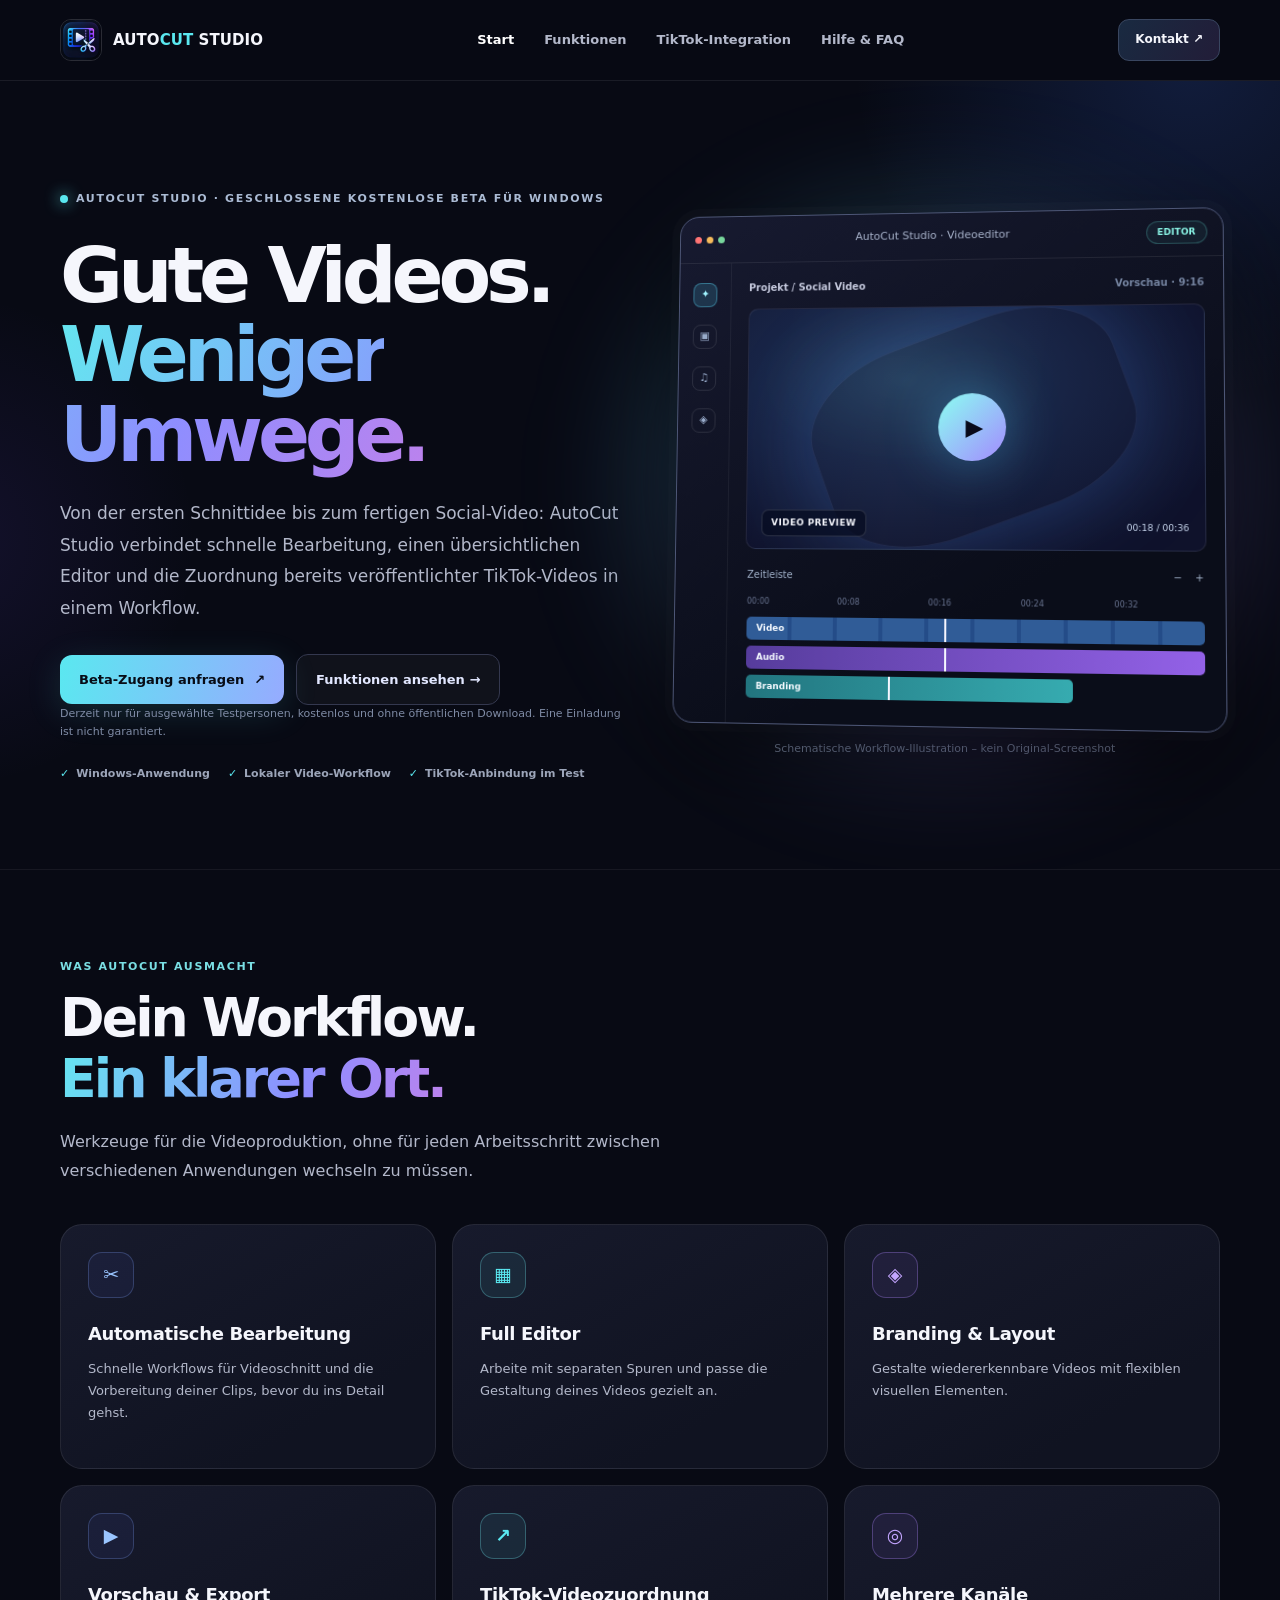
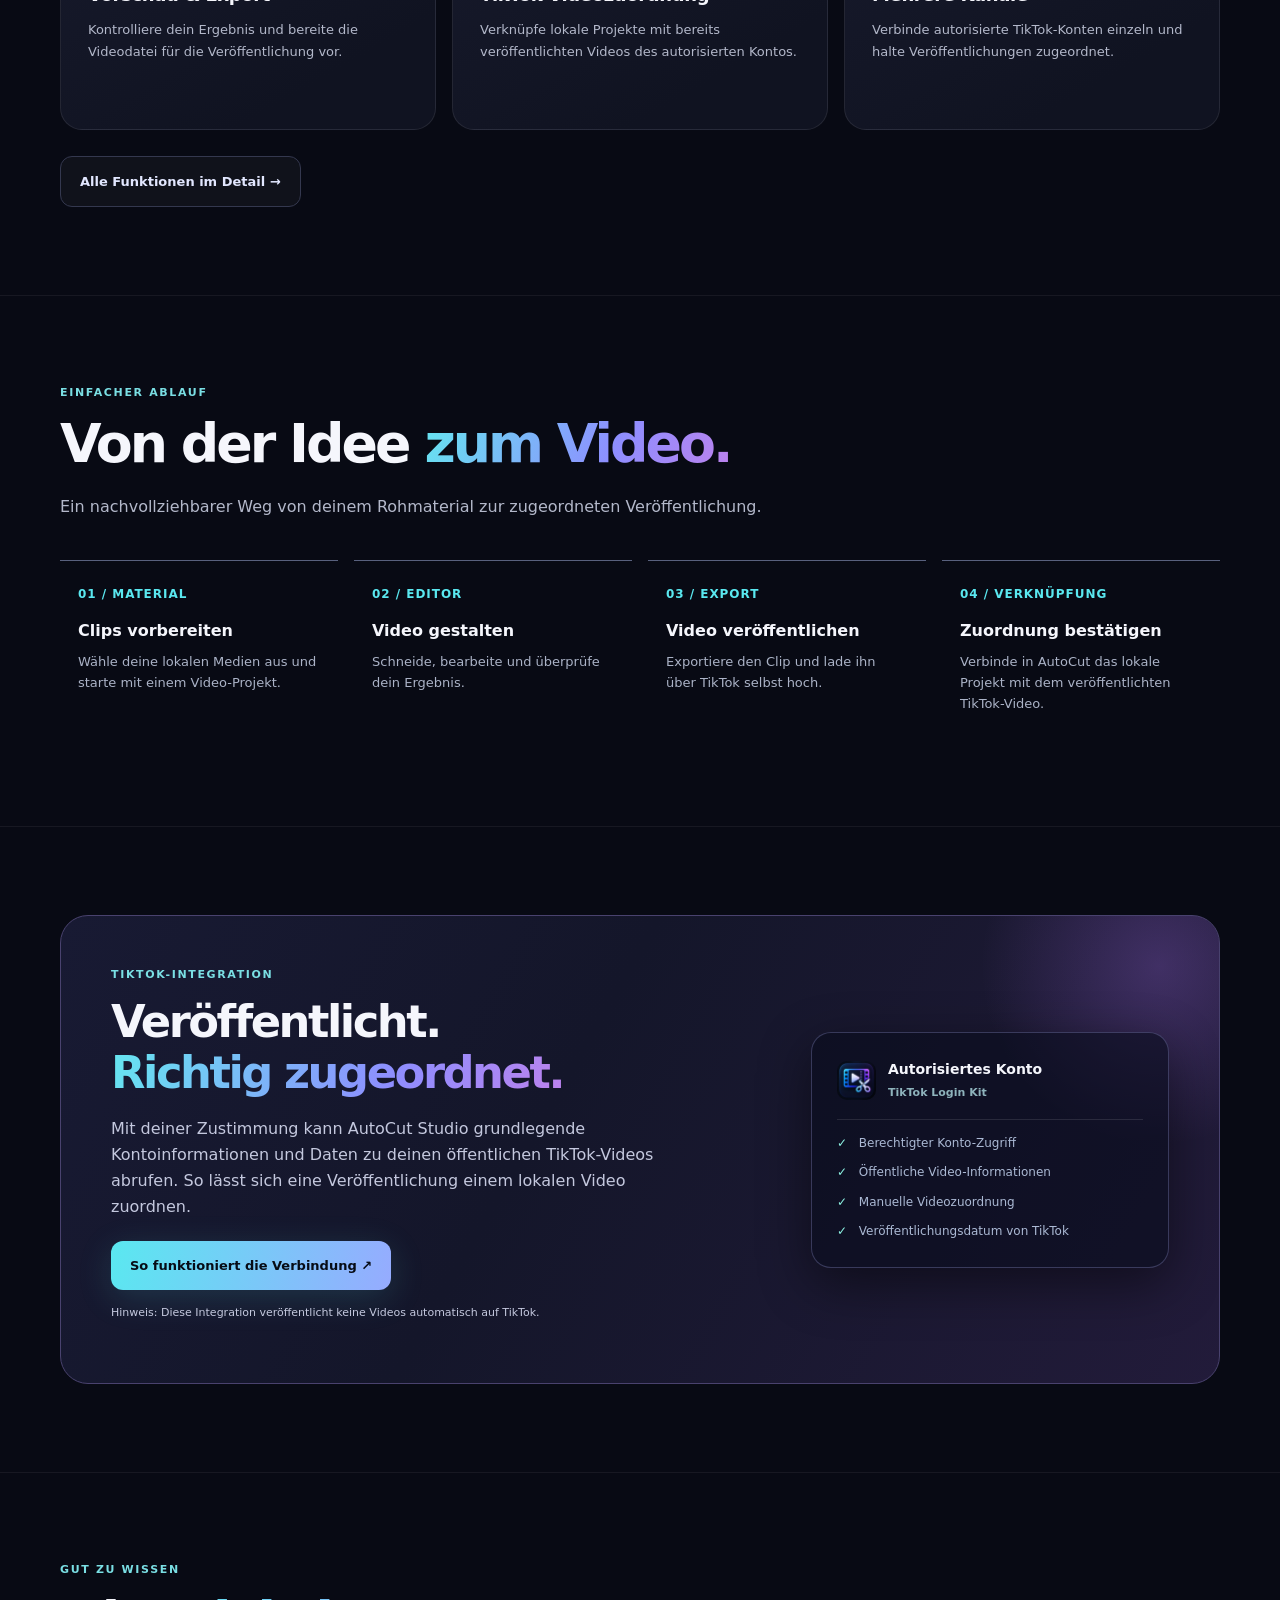
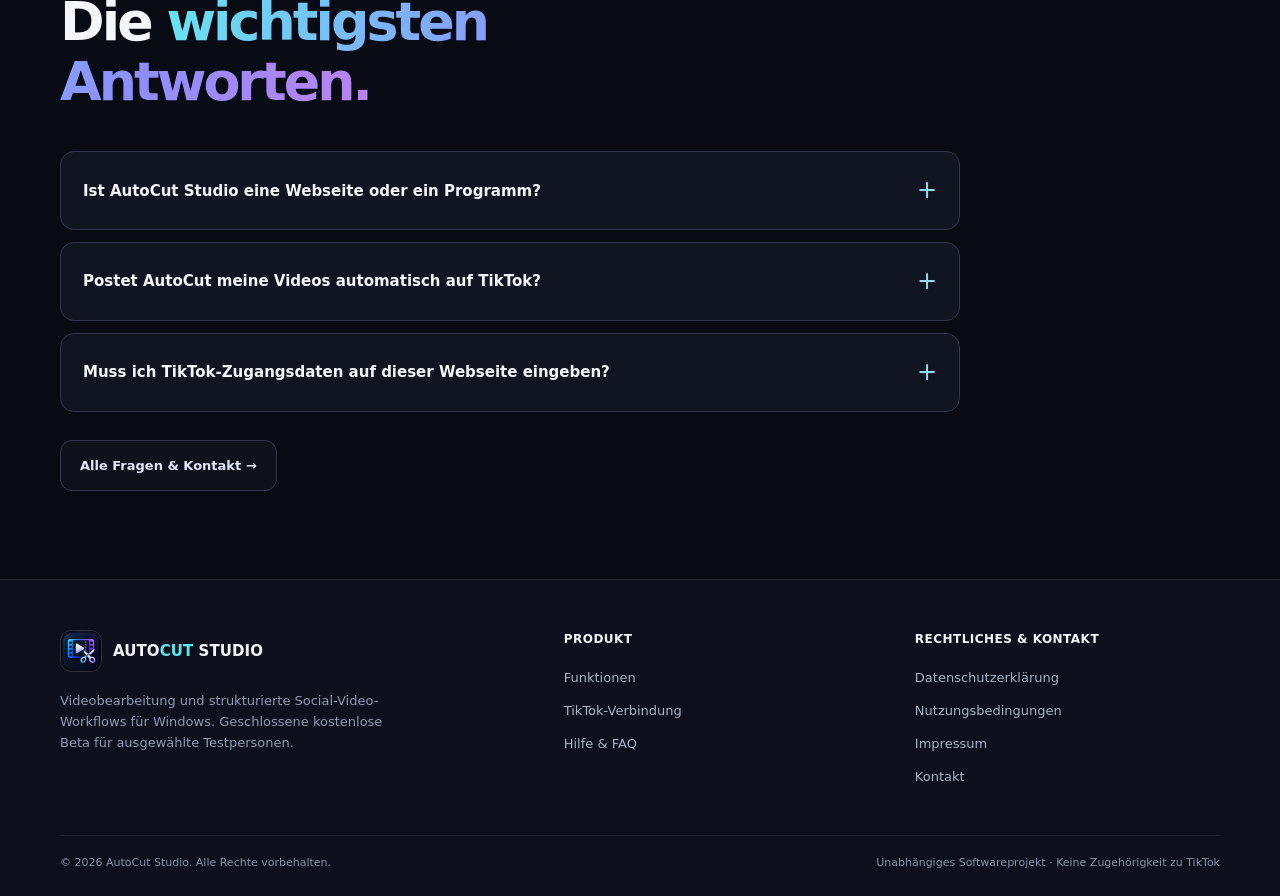
<file: index.html>
<!doctype html>
<html lang="de">
<head>
  <meta charset="utf-8">
  <meta name="viewport" content="width=device-width, initial-scale=1">
  <meta name="color-scheme" content="dark">
  <meta name="theme-color" content="#080a14">
  <meta name="description" content="AutoCut Studio ist eine Windows-Desktop-Software für Videobearbeitung, Social-Media-Workflows und die Zuordnung veröffentlichter TikTok-Videos.">
  <meta name="robots" content="index,follow">
  <title>Videobearbeitung für Social Media | AutoCut Studio</title>
  <link rel="icon" type="image/png" sizes="64x64" href="assets/img/favicon.png">
  <link rel="stylesheet" href="assets/css/style.css">
  <script src="assets/js/main.js" defer></script>
</head>
<body>
  <a class="skip-link" href="#hauptinhalt">Zum Inhalt springen</a>
  <header class="site-header">
    <div class="shell header-inner">
      <a class="brand" href="index.html" aria-label="AutoCut Studio Startseite"><img src="assets/img/autocut-logo.webp" width="42" height="42" alt="AutoCut Studio Logo"><span>AUTO<span>CUT</span> STUDIO</span></a>
      <nav class="navigation" id="hauptnavigation" data-navigation aria-label="Hauptnavigation">
        <a href="index.html" aria-current="page">Start</a>
        <a href="funktionen.html" >Funktionen</a>
        <a href="tiktok-integration.html" >TikTok-Integration</a>
        <a href="hilfe.html" >Hilfe & FAQ</a>
      </nav>
      <a class="nav-cta" href="hilfe.html#kontakt">Kontakt ↗</a>
      <button class="mobile-toggle" type="button" aria-label="Menü öffnen" aria-controls="hauptnavigation" aria-expanded="false" data-menu-toggle>☰</button>
    </div>
  </header>
  <main id="hauptinhalt"><section class="hero bg-grain">
    <div class="shell hero-grid">
      <div class="hero-copy">
        <div class="eyebrow">AutoCut Studio · Geschlossene kostenlose Beta für Windows</div>
        <h1>Gute Videos.<br><em>Weniger Umwege.</em></h1>
        <p class="lead">Von der ersten Schnittidee bis zum fertigen Social-Video: AutoCut Studio verbindet schnelle Bearbeitung, einen übersichtlichen Editor und die Zuordnung bereits veröffentlichter TikTok-Videos in einem Workflow.</p>
        <div class="actions"><a class="btn btn-primary" href="mailto:romanwendt999@gmail.com?subject=AutoCut%20Studio%20Beta-Anfrage">Beta-Zugang anfragen <span aria-hidden="true">↗</span></a><a class="btn btn-soft" href="funktionen.html">Funktionen ansehen →</a></div><p class="small-note">Derzeit nur für ausgewählte Testpersonen, kostenlos und ohne öffentlichen Download. Eine Einladung ist nicht garantiert.</p>
        <div class="hero-note"><span>Windows-Anwendung</span><span>Lokaler Video-Workflow</span><span>TikTok-Anbindung im Test</span></div>
      </div>
      <div class="mockup" role="img" aria-label="Schematische Illustration eines Videoeditors mit Vorschau und mehrspuriger Zeitleiste">
        <div class="halo"></div>
        <div class="workspace">
          <div class="window-chrome"><div class="dots"><i></i><i></i><i></i></div><span>AutoCut Studio · Videoeditor</span><span class="status-pill">EDITOR</span></div>
          <div class="editor"><div class="editor-rail"><div class="rail-icon active">✦</div><div class="rail-icon">▣</div><div class="rail-icon">♫</div><div class="rail-icon">◈</div></div>
          <div class="editor-main"><div class="editor-top"><span>Projekt / Social Video</span><small>Vorschau · 9:16</small></div><div class="player"><div class="play-orb">▶</div><div class="player-badge">VIDEO PREVIEW</div><div class="player-time">00:18 / 00:36</div></div>
          <div class="timeline"><div class="timeline-head"><span>Zeitleiste</span><span>− &nbsp;&nbsp; +</span></div><div class="time-ruler"><span>00:00</span><span>00:08</span><span>00:16</span><span>00:24</span><span>00:32</span></div><div class="tracks"><div class="track video"><span>Video</span></div><div class="track voice"><span>Audio</span></div><div class="track branding"><span>Branding</span></div></div></div>
          </div></div>
        </div><div class="mock-caption">Schematische Workflow-Illustration – kein Original-Screenshot</div>
      </div>
    </div>
  </section>
  <section class="section section-sep" id="funktionen"><div class="shell"><div class="section-top"><div class="kicker">Was AutoCut ausmacht</div><h2>Dein Workflow.<br><em>Ein klarer Ort.</em></h2><p>Werkzeuge für die Videoproduktion, ohne für jeden Arbeitsschritt zwischen verschiedenen Anwendungen wechseln zu müssen.</p></div>
  <div class="features-grid">
    <article class="feature-card"><div class="feature-icon">✂</div><h3>Automatische Bearbeitung</h3><p>Schnelle Workflows für Videoschnitt und die Vorbereitung deiner Clips, bevor du ins Detail gehst.</p></article>
    <article class="feature-card"><div class="feature-icon">▦</div><h3>Full Editor</h3><p>Arbeite mit separaten Spuren und passe die Gestaltung deines Videos gezielt an.</p></article>
    <article class="feature-card"><div class="feature-icon">◈</div><h3>Branding & Layout</h3><p>Gestalte wiedererkennbare Videos mit flexiblen visuellen Elementen.</p></article>
    <article class="feature-card"><div class="feature-icon">▶</div><h3>Vorschau & Export</h3><p>Kontrolliere dein Ergebnis und bereite die Videodatei für die Veröffentlichung vor.</p></article>
    <article class="feature-card"><div class="feature-icon">↗</div><h3>TikTok-Videozuordnung</h3><p>Verknüpfe lokale Projekte mit bereits veröffentlichten Videos des autorisierten Kontos.</p></article>
    <article class="feature-card"><div class="feature-icon">◎</div><h3>Mehrere Kanäle</h3><p>Verbinde autorisierte TikTok-Konten einzeln und halte Veröffentlichungen zugeordnet.</p></article>
  </div><div class="actions" style="margin-top:26px"><a class="btn btn-soft" href="funktionen.html">Alle Funktionen im Detail →</a></div></div></section>
  <section class="section section-sep"><div class="shell"><div class="section-top"><div class="kicker">Einfacher Ablauf</div><h2>Von der Idee <em>zum Video.</em></h2><p>Ein nachvollziehbarer Weg von deinem Rohmaterial zur zugeordneten Veröffentlichung.</p></div><div class="steps">
  <div class="step"><span class="step-number">01 / MATERIAL</span><h3>Clips vorbereiten</h3><p>Wähle deine lokalen Medien aus und starte mit einem Video-Projekt.</p></div>
  <div class="step"><span class="step-number">02 / EDITOR</span><h3>Video gestalten</h3><p>Schneide, bearbeite und überprüfe dein Ergebnis.</p></div>
  <div class="step"><span class="step-number">03 / EXPORT</span><h3>Video veröffentlichen</h3><p>Exportiere den Clip und lade ihn über TikTok selbst hoch.</p></div>
  <div class="step"><span class="step-number">04 / VERKNÜPFUNG</span><h3>Zuordnung bestätigen</h3><p>Verbinde in AutoCut das lokale Projekt mit dem veröffentlichten TikTok-Video.</p></div>
  </div></div></section>
  <section class="section section-sep"><div class="shell"><div class="highlight-panel"><div><div class="kicker">TikTok-Integration</div><h2>Veröffentlicht.<br><em>Richtig zugeordnet.</em></h2><p>Mit deiner Zustimmung kann AutoCut Studio grundlegende Kontoinformationen und Daten zu deinen öffentlichen TikTok-Videos abrufen. So lässt sich eine Veröffentlichung einem lokalen Video zuordnen.</p><a class="btn btn-primary" href="tiktok-integration.html">So funktioniert die Verbindung ↗</a><p class="disclaimer">Hinweis: Diese Integration veröffentlicht keine Videos automatisch auf TikTok.</p></div><div class="connection-card"><div class="connection-top"><img src="assets/img/autocut-logo.webp" alt=""><span>Autorisiertes Konto<br><span style="font-size:11px;color:#8eb3bc">TikTok Login Kit</span></span></div><div class="integration-list"><span><b class="connection-check">✓</b> Berechtigter Konto-Zugriff</span><span><b class="connection-check">✓</b> Öffentliche Video-Informationen</span><span><b class="connection-check">✓</b> Manuelle Videozuordnung</span><span><b class="connection-check">✓</b> Veröffentlichungsdatum von TikTok</span></div></div></div></div></section>
  <section class="section section-sep"><div class="shell"><div class="section-top"><div class="kicker">Gut zu wissen</div><h2>Die <em>wichtigsten Antworten.</em></h2></div><div class="faq-stack">
    <details><summary>Ist AutoCut Studio eine Webseite oder ein Programm?</summary><p>AutoCut Studio ist eine Desktop-Anwendung für Windows. Diese Webseite informiert über Funktionen, die TikTok-Anbindung und die rechtlichen Rahmenbedingungen.</p></details>
    <details><summary>Postet AutoCut meine Videos automatisch auf TikTok?</summary><p>Nein. Die hier beschriebene Display-API-Anbindung liest nach ausdrücklicher Autorisierung Kontoinformationen und Daten zu veröffentlichten Videos. Die Veröffentlichung erfolgt separat über TikTok.</p></details>
    <details><summary>Muss ich TikTok-Zugangsdaten auf dieser Webseite eingeben?</summary><p>Nein. Diese Informationswebseite besitzt keine TikTok-Anmeldung. In AutoCut erfolgt die Autorisierung über den offiziellen TikTok-Login. Gib dein TikTok-Passwort oder den Client Secret nicht an Dritte weiter.</p></details>
  </div><div class="actions" style="margin-top:28px"><a class="btn btn-soft" href="hilfe.html">Alle Fragen & Kontakt →</a></div></div></section>
</main>
  <footer class="footer">
    <div class="shell">
      <div class="footer-grid">
        <div><a class="brand" href="index.html"><img src="assets/img/autocut-logo.webp" alt="" width="42" height="42"><span>AUTO<span>CUT</span> STUDIO</span></a><p class="footer-desc">Videobearbeitung und strukturierte Social-Video-Workflows für Windows. Geschlossene kostenlose Beta für ausgewählte Testpersonen.</p></div>
        <div><div class="footer-title">PRODUKT</div><div class="footer-links"><a href="funktionen.html">Funktionen</a><a href="tiktok-integration.html">TikTok-Verbindung</a><a href="hilfe.html">Hilfe & FAQ</a></div></div>
        <div><div class="footer-title">RECHTLICHES & KONTAKT</div><div class="footer-links"><a href="datenschutz.html">Datenschutzerklärung</a><a href="nutzungsbedingungen.html">Nutzungsbedingungen</a><a href="impressum.html">Impressum</a><a href="hilfe.html#kontakt">Kontakt</a></div></div>
      </div>
      <div class="footer-bottom"><span>© 2026 AutoCut Studio. Alle Rechte vorbehalten.</span><span>Unabhängiges Softwareprojekt · Keine Zugehörigkeit zu TikTok</span></div>
    </div>
  </footer>
</body>
</html>
</file>
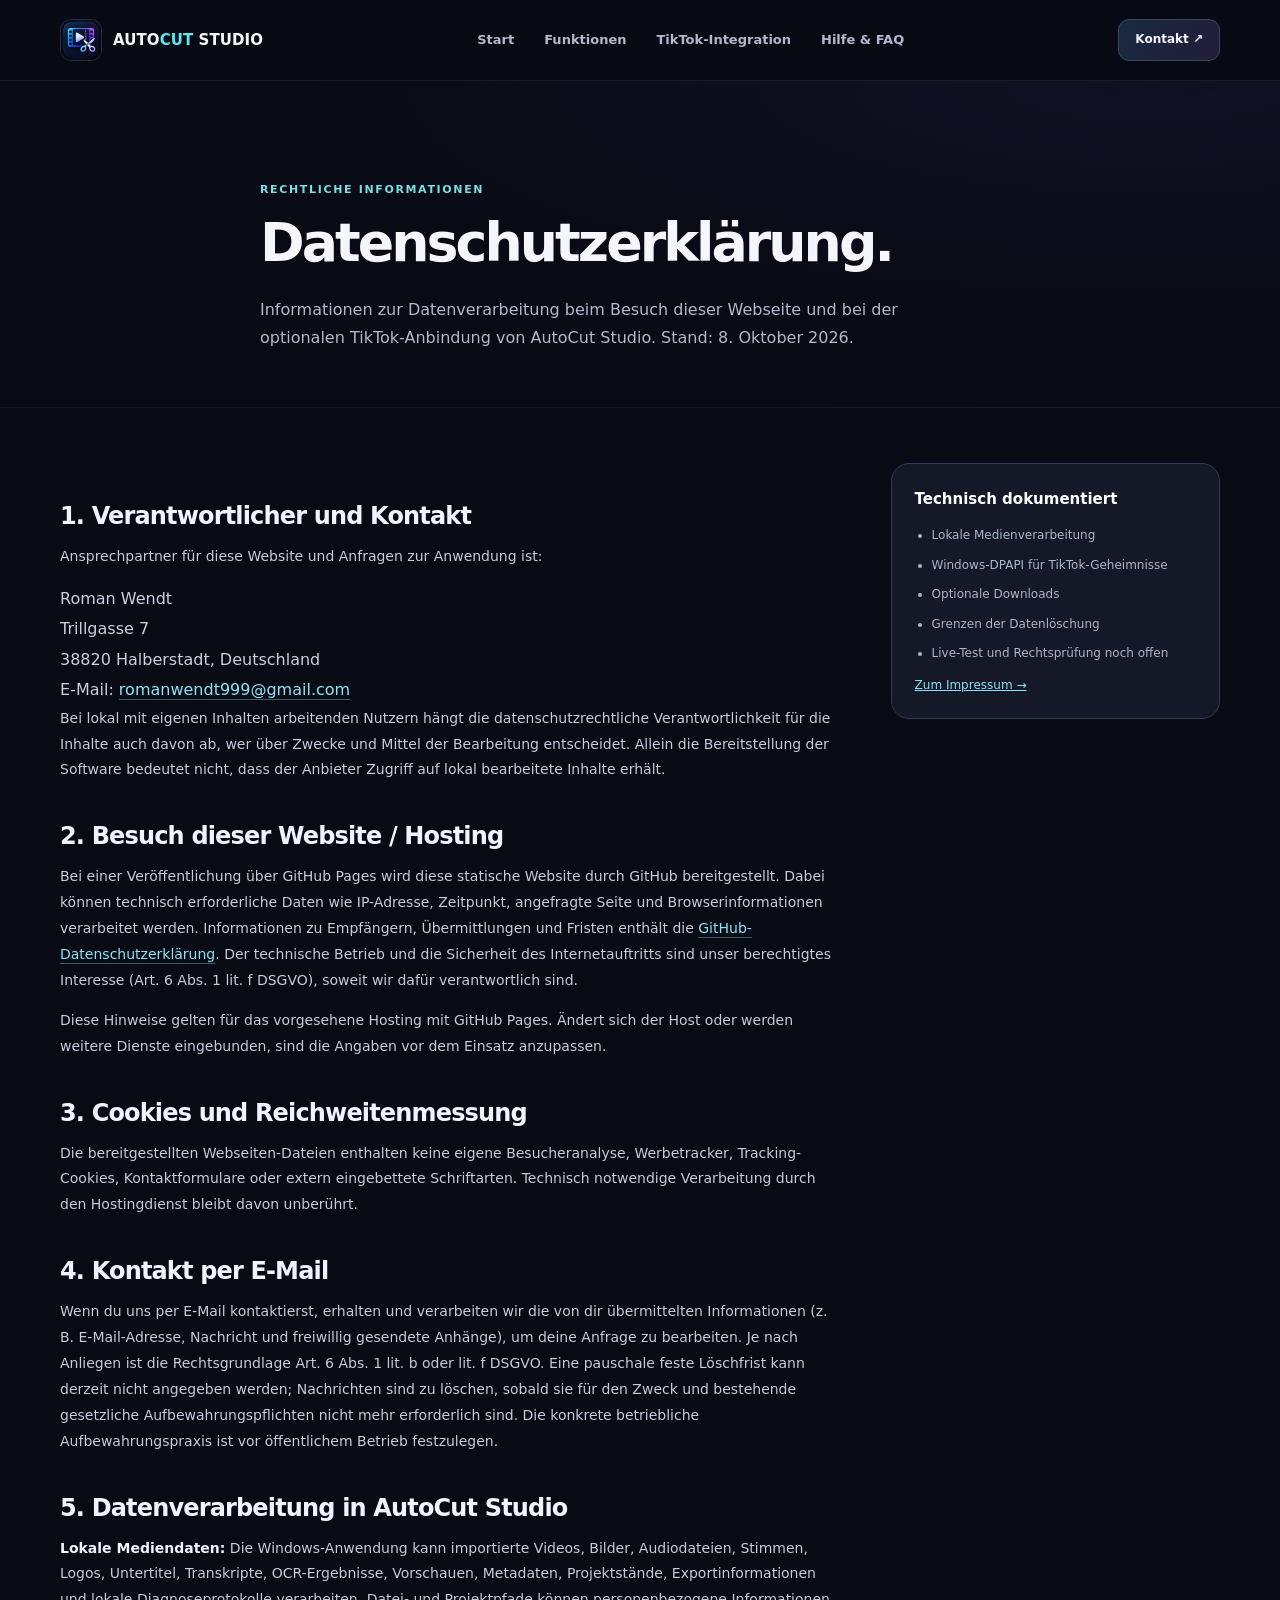
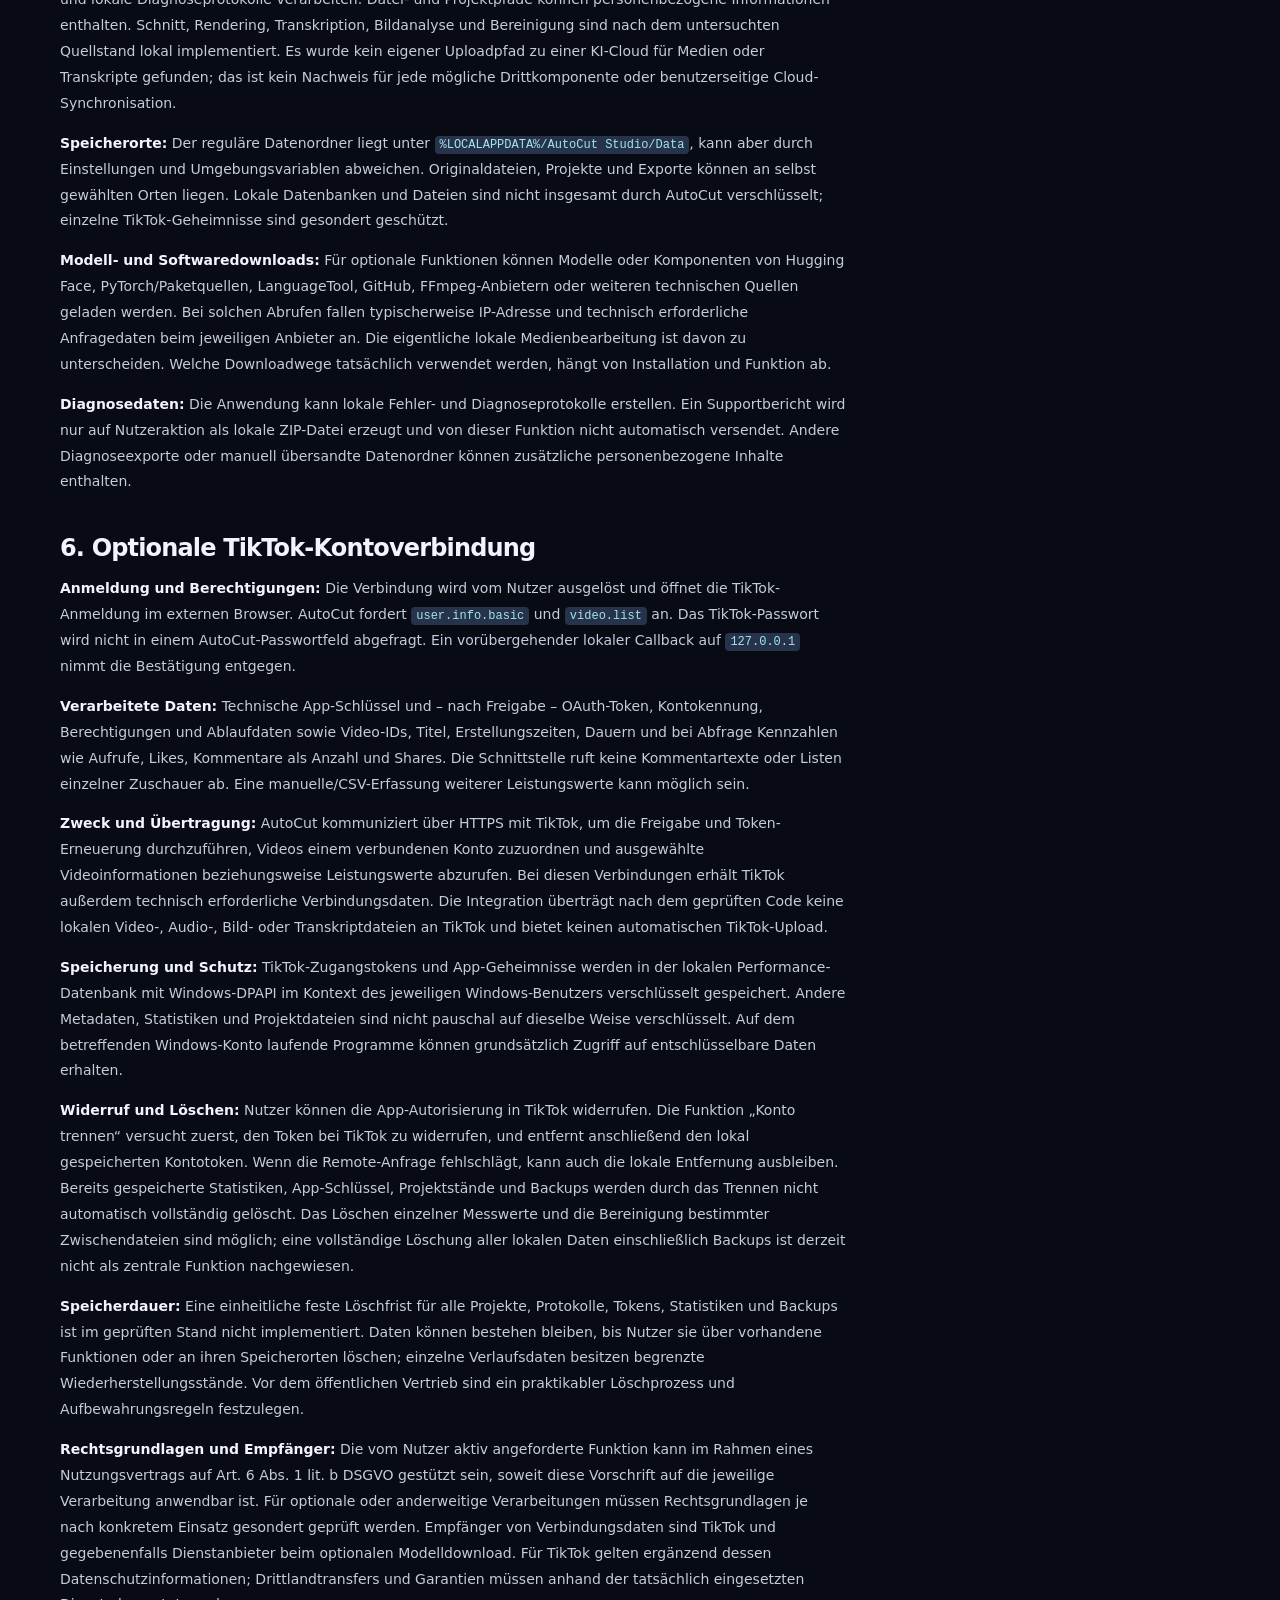
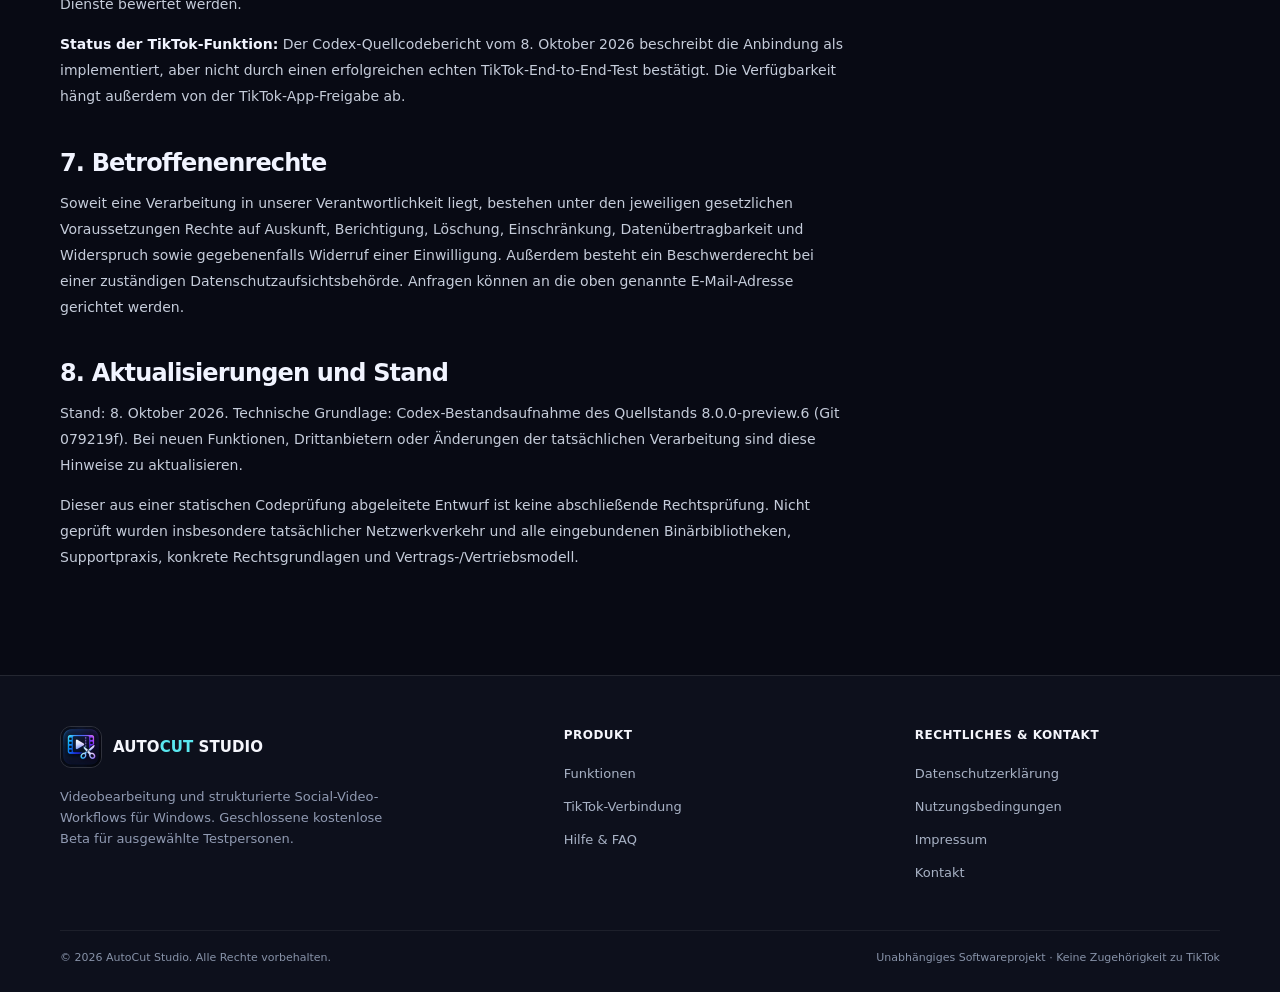
<file: datenschutz.html>
<!doctype html>
<html lang="de">
<head>
  <meta charset="utf-8">
  <meta name="viewport" content="width=device-width, initial-scale=1">
  <meta name="color-scheme" content="dark">
  <meta name="theme-color" content="#080a14">
  <meta name="description" content="Datenschutzhinweise für die AutoCut Studio Webseite und die optionale TikTok Login Kit und Display API Integration.">
  <meta name="robots" content="index,follow">
  <title>Datenschutzerklärung | AutoCut Studio</title>
  <link rel="icon" type="image/png" sizes="64x64" href="assets/img/favicon.png">
  <link rel="stylesheet" href="assets/css/style.css">
  <script src="assets/js/main.js" defer></script>
</head>
<body>
  <a class="skip-link" href="#hauptinhalt">Zum Inhalt springen</a>
  <header class="site-header">
    <div class="shell header-inner">
      <a class="brand" href="index.html" aria-label="AutoCut Studio Startseite"><img src="assets/img/autocut-logo.webp" width="42" height="42" alt="AutoCut Studio Logo"><span>AUTO<span>CUT</span> STUDIO</span></a>
      <nav class="navigation" id="hauptnavigation" data-navigation aria-label="Hauptnavigation">
        <a href="index.html" >Start</a>
        <a href="funktionen.html" >Funktionen</a>
        <a href="tiktok-integration.html" >TikTok-Integration</a>
        <a href="hilfe.html" >Hilfe & FAQ</a>
      </nav>
      <a class="nav-cta" href="hilfe.html#kontakt">Kontakt ↗</a>
      <button class="mobile-toggle" type="button" aria-label="Menü öffnen" aria-controls="hauptnavigation" aria-expanded="false" data-menu-toggle>☰</button>
    </div>
  </header>
  <main id="hauptinhalt"><section class="page-hero"><div class="shell narrow"><div class="kicker">Rechtliche Informationen</div><h1>Datenschutz&shy;erklärung.</h1><p>Informationen zur Datenverarbeitung beim Besuch dieser Webseite und bei der optionalen TikTok-Anbindung von AutoCut Studio. Stand: 8. Oktober 2026.</p></div></section>
  <section class="page-content"><div class="shell two-column"><div class="prose">
    <h2>1. Verantwortlicher und Kontakt</h2>
    <p>Ansprechpartner für diese Website und Anfragen zur Anwendung ist:</p>
    <address>Roman Wendt<br>Trillgasse 7<br>38820 Halberstadt, Deutschland<br>E-Mail: <a href="mailto:romanwendt999@gmail.com">romanwendt999@gmail.com</a></address>
    <p>Bei lokal mit eigenen Inhalten arbeitenden Nutzern hängt die datenschutzrechtliche Verantwortlichkeit für die Inhalte auch davon ab, wer über Zwecke und Mittel der Bearbeitung entscheidet. Allein die Bereitstellung der Software bedeutet nicht, dass der Anbieter Zugriff auf lokal bearbeitete Inhalte erhält.</p>
    <h2>2. Besuch dieser Website / Hosting</h2>
    <p>Bei einer Veröffentlichung über GitHub Pages wird diese statische Website durch GitHub bereitgestellt. Dabei können technisch erforderliche Daten wie IP-Adresse, Zeitpunkt, angefragte Seite und Browserinformationen verarbeitet werden. Informationen zu Empfängern, Übermittlungen und Fristen enthält die <a href="https://docs.github.com/en/site-policy/privacy-policies/github-general-privacy-statement" target="_blank" rel="noopener noreferrer">GitHub-Datenschutzerklärung</a>. Der technische Betrieb und die Sicherheit des Internetauftritts sind unser berechtigtes Interesse (Art. 6 Abs. 1 lit. f DSGVO), soweit wir dafür verantwortlich sind.</p>
    <p>Diese Hinweise gelten für das vorgesehene Hosting mit GitHub Pages. Ändert sich der Host oder werden weitere Dienste eingebunden, sind die Angaben vor dem Einsatz anzupassen.</p>
    <h2>3. Cookies und Reichweitenmessung</h2>
    <p>Die bereitgestellten Webseiten-Dateien enthalten keine eigene Besucheranalyse, Werbetracker, Tracking-Cookies, Kontaktformulare oder extern eingebettete Schriftarten. Technisch notwendige Verarbeitung durch den Hostingdienst bleibt davon unberührt.</p>
    <h2>4. Kontakt per E-Mail</h2>
    <p>Wenn du uns per E-Mail kontaktierst, erhalten und verarbeiten wir die von dir übermittelten Informationen (z. B. E-Mail-Adresse, Nachricht und freiwillig gesendete Anhänge), um deine Anfrage zu bearbeiten. Je nach Anliegen ist die Rechtsgrundlage Art. 6 Abs. 1 lit. b oder lit. f DSGVO. Eine pauschale feste Löschfrist kann derzeit nicht angegeben werden; Nachrichten sind zu löschen, sobald sie für den Zweck und bestehende gesetzliche Aufbewahrungspflichten nicht mehr erforderlich sind. Die konkrete betriebliche Aufbewahrungspraxis ist vor öffentlichem Betrieb festzulegen.</p>
    <h2>5. Datenverarbeitung in AutoCut Studio</h2>
    <p><strong>Lokale Mediendaten:</strong> Die Windows-Anwendung kann importierte Videos, Bilder, Audiodateien, Stimmen, Logos, Untertitel, Transkripte, OCR-Ergebnisse, Vorschauen, Metadaten, Projektstände, Exportinformationen und lokale Diagnoseprotokolle verarbeiten. Datei- und Projektpfade können personenbezogene Informationen enthalten. Schnitt, Rendering, Transkription, Bildanalyse und Bereinigung sind nach dem untersuchten Quellstand lokal implementiert. Es wurde kein eigener Uploadpfad zu einer KI-Cloud für Medien oder Transkripte gefunden; das ist kein Nachweis für jede mögliche Drittkomponente oder benutzerseitige Cloud-Synchronisation.</p>
    <p><strong>Speicherorte:</strong> Der reguläre Datenordner liegt unter <code>%LOCALAPPDATA%/AutoCut Studio/Data</code>, kann aber durch Einstellungen und Umgebungsvariablen abweichen. Originaldateien, Projekte und Exporte können an selbst gewählten Orten liegen. Lokale Datenbanken und Dateien sind nicht insgesamt durch AutoCut verschlüsselt; einzelne TikTok-Geheimnisse sind gesondert geschützt.</p>
    <p><strong>Modell- und Softwaredownloads:</strong> Für optionale Funktionen können Modelle oder Komponenten von Hugging Face, PyTorch/Paketquellen, LanguageTool, GitHub, FFmpeg-Anbietern oder weiteren technischen Quellen geladen werden. Bei solchen Abrufen fallen typischerweise IP-Adresse und technisch erforderliche Anfragedaten beim jeweiligen Anbieter an. Die eigentliche lokale Medienbearbeitung ist davon zu unterscheiden. Welche Downloadwege tatsächlich verwendet werden, hängt von Installation und Funktion ab.</p>
    <p><strong>Diagnosedaten:</strong> Die Anwendung kann lokale Fehler- und Diagnoseprotokolle erstellen. Ein Supportbericht wird nur auf Nutzeraktion als lokale ZIP-Datei erzeugt und von dieser Funktion nicht automatisch versendet. Andere Diagnoseexporte oder manuell übersandte Datenordner können zusätzliche personenbezogene Inhalte enthalten.</p>
    <h2>6. Optionale TikTok-Kontoverbindung</h2>
    <p><strong>Anmeldung und Berechtigungen:</strong> Die Verbindung wird vom Nutzer ausgelöst und öffnet die TikTok-Anmeldung im externen Browser. AutoCut fordert <code>user.info.basic</code> und <code>video.list</code> an. Das TikTok-Passwort wird nicht in einem AutoCut-Passwortfeld abgefragt. Ein vorübergehender lokaler Callback auf <code>127.0.0.1</code> nimmt die Bestätigung entgegen.</p>
    <p><strong>Verarbeitete Daten:</strong> Technische App-Schlüssel und – nach Freigabe – OAuth-Token, Kontokennung, Berechtigungen und Ablaufdaten sowie Video-IDs, Titel, Erstellungszeiten, Dauern und bei Abfrage Kennzahlen wie Aufrufe, Likes, Kommentare als Anzahl und Shares. Die Schnittstelle ruft keine Kommentartexte oder Listen einzelner Zuschauer ab. Eine manuelle/CSV-Erfassung weiterer Leistungswerte kann möglich sein.</p>
    <p><strong>Zweck und Übertragung:</strong> AutoCut kommuniziert über HTTPS mit TikTok, um die Freigabe und Token-Erneuerung durchzuführen, Videos einem verbundenen Konto zuzuordnen und ausgewählte Videoinformationen beziehungsweise Leistungswerte abzurufen. Bei diesen Verbindungen erhält TikTok außerdem technisch erforderliche Verbindungsdaten. Die Integration überträgt nach dem geprüften Code keine lokalen Video-, Audio-, Bild- oder Transkriptdateien an TikTok und bietet keinen automatischen TikTok-Upload.</p>
    <p><strong>Speicherung und Schutz:</strong> TikTok-Zugangstokens und App-Geheimnisse werden in der lokalen Performance-Datenbank mit Windows-DPAPI im Kontext des jeweiligen Windows-Benutzers verschlüsselt gespeichert. Andere Metadaten, Statistiken und Projektdateien sind nicht pauschal auf dieselbe Weise verschlüsselt. Auf dem betreffenden Windows-Konto laufende Programme können grundsätzlich Zugriff auf entschlüsselbare Daten erhalten.</p>
    <p><strong>Widerruf und Löschen:</strong> Nutzer können die App-Autorisierung in TikTok widerrufen. Die Funktion „Konto trennen“ versucht zuerst, den Token bei TikTok zu widerrufen, und entfernt anschließend den lokal gespeicherten Kontotoken. Wenn die Remote-Anfrage fehlschlägt, kann auch die lokale Entfernung ausbleiben. Bereits gespeicherte Statistiken, App-Schlüssel, Projektstände und Backups werden durch das Trennen nicht automatisch vollständig gelöscht. Das Löschen einzelner Messwerte und die Bereinigung bestimmter Zwischendateien sind möglich; eine vollständige Löschung aller lokalen Daten einschließlich Backups ist derzeit nicht als zentrale Funktion nachgewiesen.</p>
    <p><strong>Speicherdauer:</strong> Eine einheitliche feste Löschfrist für alle Projekte, Protokolle, Tokens, Statistiken und Backups ist im geprüften Stand nicht implementiert. Daten können bestehen bleiben, bis Nutzer sie über vorhandene Funktionen oder an ihren Speicherorten löschen; einzelne Verlaufsdaten besitzen begrenzte Wiederherstellungsstände. Vor dem öffentlichen Vertrieb sind ein praktikabler Löschprozess und Aufbewahrungsregeln festzulegen.</p>
    <p><strong>Rechtsgrundlagen und Empfänger:</strong> Die vom Nutzer aktiv angeforderte Funktion kann im Rahmen eines Nutzungsvertrags auf Art. 6 Abs. 1 lit. b DSGVO gestützt sein, soweit diese Vorschrift auf die jeweilige Verarbeitung anwendbar ist. Für optionale oder anderweitige Verarbeitungen müssen Rechtsgrundlagen je nach konkretem Einsatz gesondert geprüft werden. Empfänger von Verbindungsdaten sind TikTok und gegebenenfalls Dienstanbieter beim optionalen Modelldownload. Für TikTok gelten ergänzend dessen Datenschutzinformationen; Drittlandtransfers und Garantien müssen anhand der tatsächlich eingesetzten Dienste bewertet werden.</p>
    <p><strong>Status der TikTok-Funktion:</strong> Der Codex-Quellcodebericht vom 8. Oktober 2026 beschreibt die Anbindung als implementiert, aber nicht durch einen erfolgreichen echten TikTok-End-to-End-Test bestätigt. Die Verfügbarkeit hängt außerdem von der TikTok-App-Freigabe ab.</p>
    <h2>7. Betroffenenrechte</h2>
    <p>Soweit eine Verarbeitung in unserer Verantwortlichkeit liegt, bestehen unter den jeweiligen gesetzlichen Voraussetzungen Rechte auf Auskunft, Berichtigung, Löschung, Einschränkung, Datenübertragbarkeit und Widerspruch sowie gegebenenfalls Widerruf einer Einwilligung. Außerdem besteht ein Beschwerderecht bei einer zuständigen Datenschutzaufsichtsbehörde. Anfragen können an die oben genannte E-Mail-Adresse gerichtet werden.</p>
    <h2>8. Aktualisierungen und Stand</h2>
    <p>Stand: 8. Oktober 2026. Technische Grundlage: Codex-Bestandsaufnahme des Quellstands 8.0.0-preview.6 (Git 079219f). Bei neuen Funktionen, Drittanbietern oder Änderungen der tatsächlichen Verarbeitung sind diese Hinweise zu aktualisieren.</p>
    <p class="small-note">Dieser aus einer statischen Codeprüfung abgeleitete Entwurf ist keine abschließende Rechtsprüfung. Nicht geprüft wurden insbesondere tatsächlicher Netzwerkverkehr und alle eingebundenen Binärbibliotheken, Supportpraxis, konkrete Rechtsgrundlagen und Vertrags-/Vertriebsmodell.</p>
  </div><aside class="info-side"><h3>Technisch dokumentiert</h3><ul><li>Lokale Medienverarbeitung</li><li>Windows-DPAPI für TikTok-Geheimnisse</li><li>Optionale Downloads</li><li>Grenzen der Datenlöschung</li><li>Live-Test und Rechtsprüfung noch offen</li></ul><a href="impressum.html">Zum Impressum →</a></aside></div></section>
</main>
  <footer class="footer">
    <div class="shell">
      <div class="footer-grid">
        <div><a class="brand" href="index.html"><img src="assets/img/autocut-logo.webp" alt="" width="42" height="42"><span>AUTO<span>CUT</span> STUDIO</span></a><p class="footer-desc">Videobearbeitung und strukturierte Social-Video-Workflows für Windows. Geschlossene kostenlose Beta für ausgewählte Testpersonen.</p></div>
        <div><div class="footer-title">PRODUKT</div><div class="footer-links"><a href="funktionen.html">Funktionen</a><a href="tiktok-integration.html">TikTok-Verbindung</a><a href="hilfe.html">Hilfe & FAQ</a></div></div>
        <div><div class="footer-title">RECHTLICHES & KONTAKT</div><div class="footer-links"><a href="datenschutz.html">Datenschutzerklärung</a><a href="nutzungsbedingungen.html">Nutzungsbedingungen</a><a href="impressum.html">Impressum</a><a href="hilfe.html#kontakt">Kontakt</a></div></div>
      </div>
      <div class="footer-bottom"><span>© 2026 AutoCut Studio. Alle Rechte vorbehalten.</span><span>Unabhängiges Softwareprojekt · Keine Zugehörigkeit zu TikTok</span></div>
    </div>
  </footer>
</body>
</html>
</file>
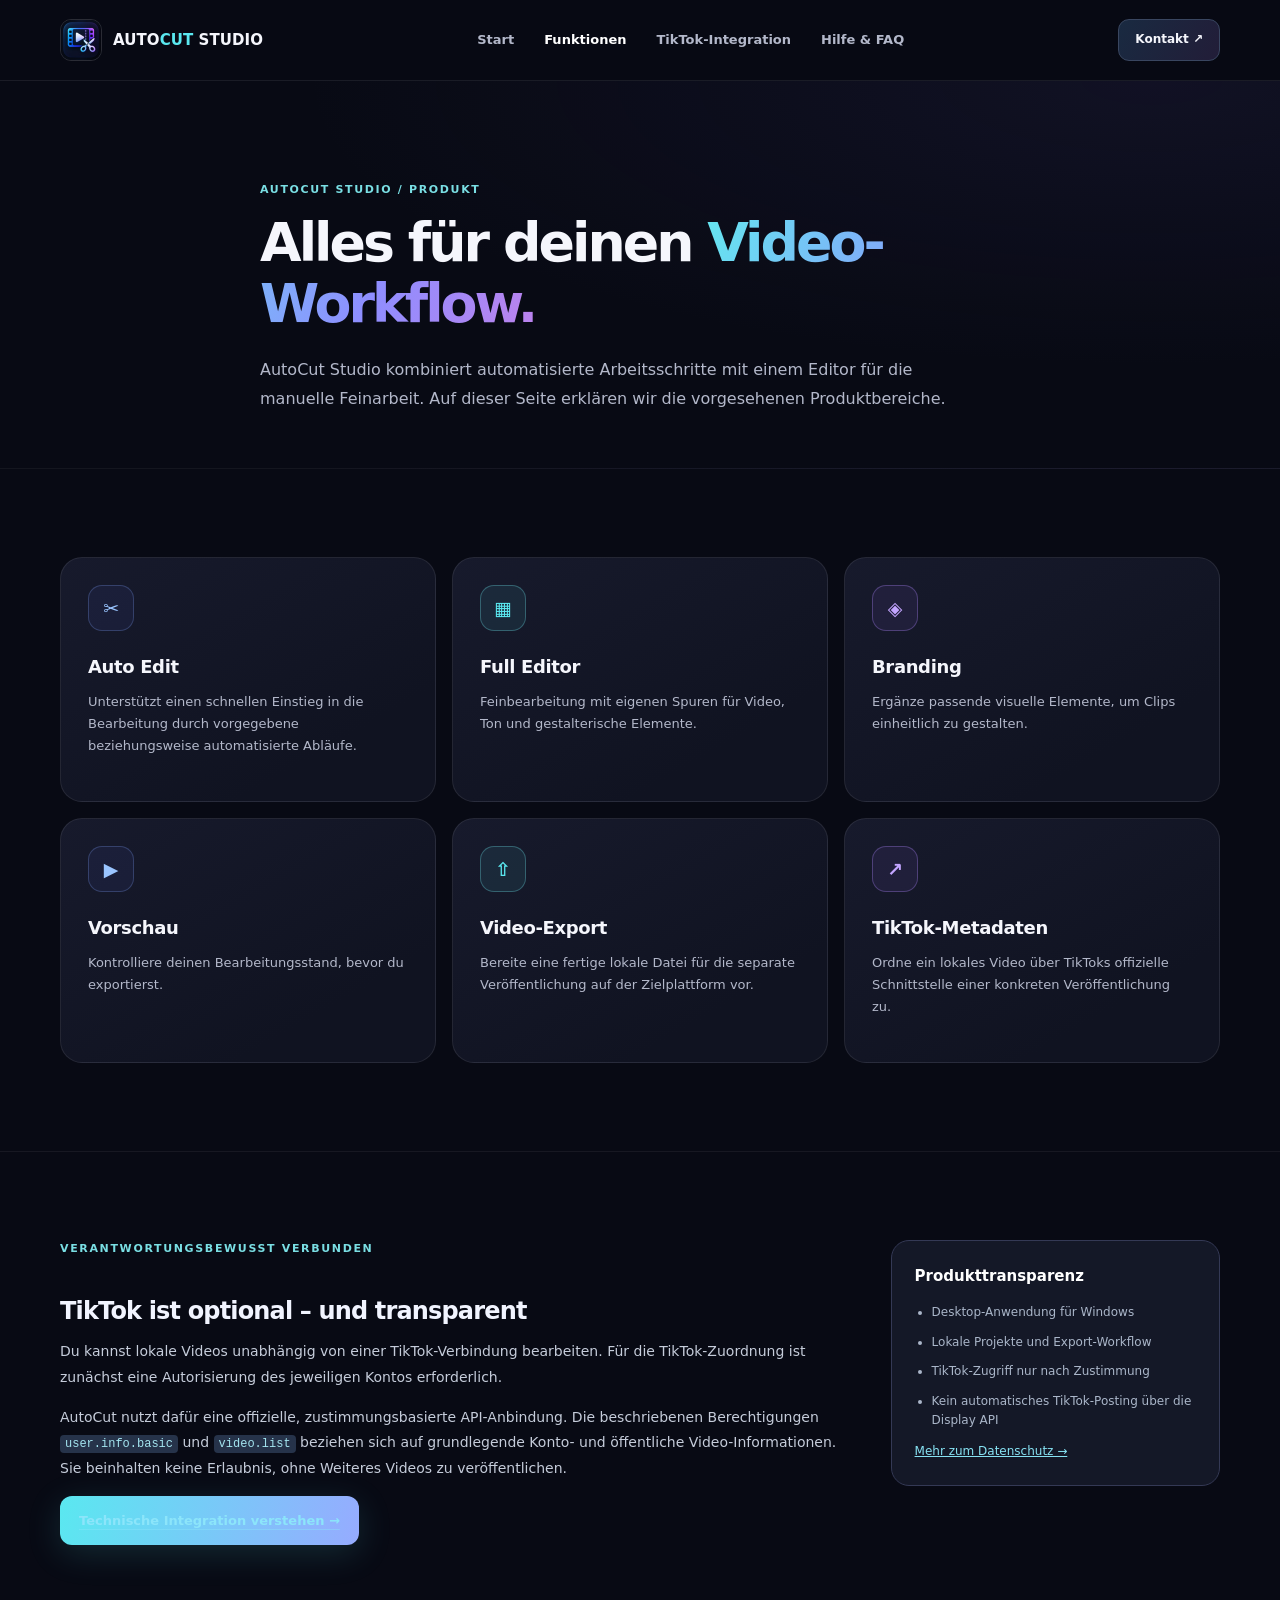
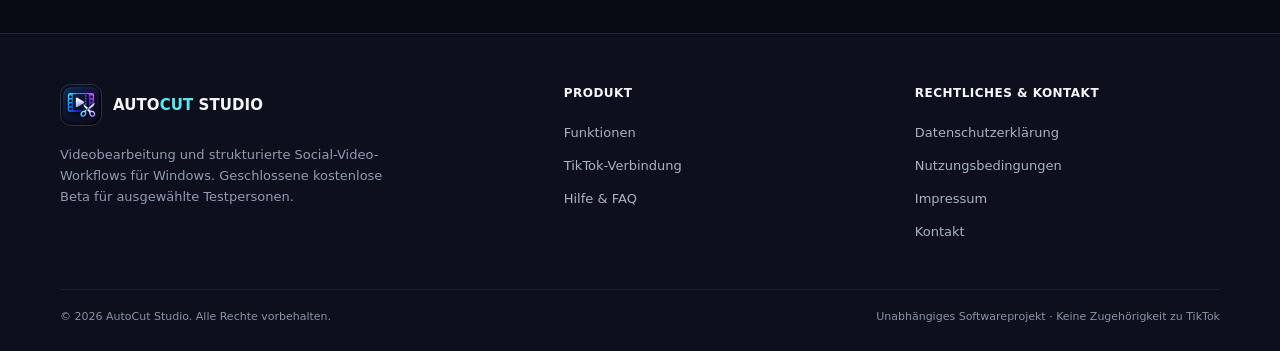
<file: funktionen.html>
<!doctype html>
<html lang="de">
<head>
  <meta charset="utf-8">
  <meta name="viewport" content="width=device-width, initial-scale=1">
  <meta name="color-scheme" content="dark">
  <meta name="theme-color" content="#080a14">
  <meta name="description" content="Die Funktionen von AutoCut Studio: Auto Edit, Full Editor, Branding, Video-Export und offizielle TikTok-Videozuordnung.">
  <meta name="robots" content="index,follow">
  <title>Funktionen | AutoCut Studio</title>
  <link rel="icon" type="image/png" sizes="64x64" href="assets/img/favicon.png">
  <link rel="stylesheet" href="assets/css/style.css">
  <script src="assets/js/main.js" defer></script>
</head>
<body>
  <a class="skip-link" href="#hauptinhalt">Zum Inhalt springen</a>
  <header class="site-header">
    <div class="shell header-inner">
      <a class="brand" href="index.html" aria-label="AutoCut Studio Startseite"><img src="assets/img/autocut-logo.webp" width="42" height="42" alt="AutoCut Studio Logo"><span>AUTO<span>CUT</span> STUDIO</span></a>
      <nav class="navigation" id="hauptnavigation" data-navigation aria-label="Hauptnavigation">
        <a href="index.html" >Start</a>
        <a href="funktionen.html" aria-current="page">Funktionen</a>
        <a href="tiktok-integration.html" >TikTok-Integration</a>
        <a href="hilfe.html" >Hilfe & FAQ</a>
      </nav>
      <a class="nav-cta" href="hilfe.html#kontakt">Kontakt ↗</a>
      <button class="mobile-toggle" type="button" aria-label="Menü öffnen" aria-controls="hauptnavigation" aria-expanded="false" data-menu-toggle>☰</button>
    </div>
  </header>
  <main id="hauptinhalt"><section class="page-hero"><div class="shell narrow"><div class="kicker">AutoCut Studio / Produkt</div><h1>Alles für deinen <em>Video-Workflow.</em></h1><p>AutoCut Studio kombiniert automatisierte Arbeitsschritte mit einem Editor für die manuelle Feinarbeit. Auf dieser Seite erklären wir die vorgesehenen Produktbereiche.</p></div></section>
  <section class="section"><div class="shell"><div class="features-grid">
    <article class="feature-card"><div class="feature-icon">✂</div><h3>Auto Edit</h3><p>Unterstützt einen schnellen Einstieg in die Bearbeitung durch vorgegebene beziehungsweise automatisierte Abläufe.</p></article>
    <article class="feature-card"><div class="feature-icon">▦</div><h3>Full Editor</h3><p>Feinbearbeitung mit eigenen Spuren für Video, Ton und gestalterische Elemente.</p></article>
    <article class="feature-card"><div class="feature-icon">◈</div><h3>Branding</h3><p>Ergänze passende visuelle Elemente, um Clips einheitlich zu gestalten.</p></article>
    <article class="feature-card"><div class="feature-icon">▶</div><h3>Vorschau</h3><p>Kontrolliere deinen Bearbeitungsstand, bevor du exportierst.</p></article>
    <article class="feature-card"><div class="feature-icon">⇧</div><h3>Video-Export</h3><p>Bereite eine fertige lokale Datei für die separate Veröffentlichung auf der Zielplattform vor.</p></article>
    <article class="feature-card"><div class="feature-icon">↗</div><h3>TikTok-Metadaten</h3><p>Ordne ein lokales Video über TikToks offizielle Schnittstelle einer konkreten Veröffentlichung zu.</p></article>
  </div></div></section>
  <section class="section section-sep"><div class="shell two-column"><div class="prose"><div class="kicker">Verantwortungsbewusst verbunden</div><h2>TikTok ist optional – und transparent</h2><p>Du kannst lokale Videos unabhängig von einer TikTok-Verbindung bearbeiten. Für die TikTok-Zuordnung ist zunächst eine Autorisierung des jeweiligen Kontos erforderlich.</p><p>AutoCut nutzt dafür eine offizielle, zustimmungsbasierte API-Anbindung. Die beschriebenen Berechtigungen <code>user.info.basic</code> und <code>video.list</code> beziehen sich auf grundlegende Konto- und öffentliche Video-Informationen. Sie beinhalten keine Erlaubnis, ohne Weiteres Videos zu veröffentlichen.</p><a class="btn btn-primary" href="tiktok-integration.html">Technische Integration verstehen →</a></div><aside class="info-side"><h3>Produkttransparenz</h3><ul><li>Desktop-Anwendung für Windows</li><li>Lokale Projekte und Export-Workflow</li><li>TikTok-Zugriff nur nach Zustimmung</li><li>Kein automatisches TikTok-Posting über die Display API</li></ul><a href="datenschutz.html">Mehr zum Datenschutz →</a></aside></div></section>
</main>
  <footer class="footer">
    <div class="shell">
      <div class="footer-grid">
        <div><a class="brand" href="index.html"><img src="assets/img/autocut-logo.webp" alt="" width="42" height="42"><span>AUTO<span>CUT</span> STUDIO</span></a><p class="footer-desc">Videobearbeitung und strukturierte Social-Video-Workflows für Windows. Geschlossene kostenlose Beta für ausgewählte Testpersonen.</p></div>
        <div><div class="footer-title">PRODUKT</div><div class="footer-links"><a href="funktionen.html">Funktionen</a><a href="tiktok-integration.html">TikTok-Verbindung</a><a href="hilfe.html">Hilfe & FAQ</a></div></div>
        <div><div class="footer-title">RECHTLICHES & KONTAKT</div><div class="footer-links"><a href="datenschutz.html">Datenschutzerklärung</a><a href="nutzungsbedingungen.html">Nutzungsbedingungen</a><a href="impressum.html">Impressum</a><a href="hilfe.html#kontakt">Kontakt</a></div></div>
      </div>
      <div class="footer-bottom"><span>© 2026 AutoCut Studio. Alle Rechte vorbehalten.</span><span>Unabhängiges Softwareprojekt · Keine Zugehörigkeit zu TikTok</span></div>
    </div>
  </footer>
</body>
</html>
</file>
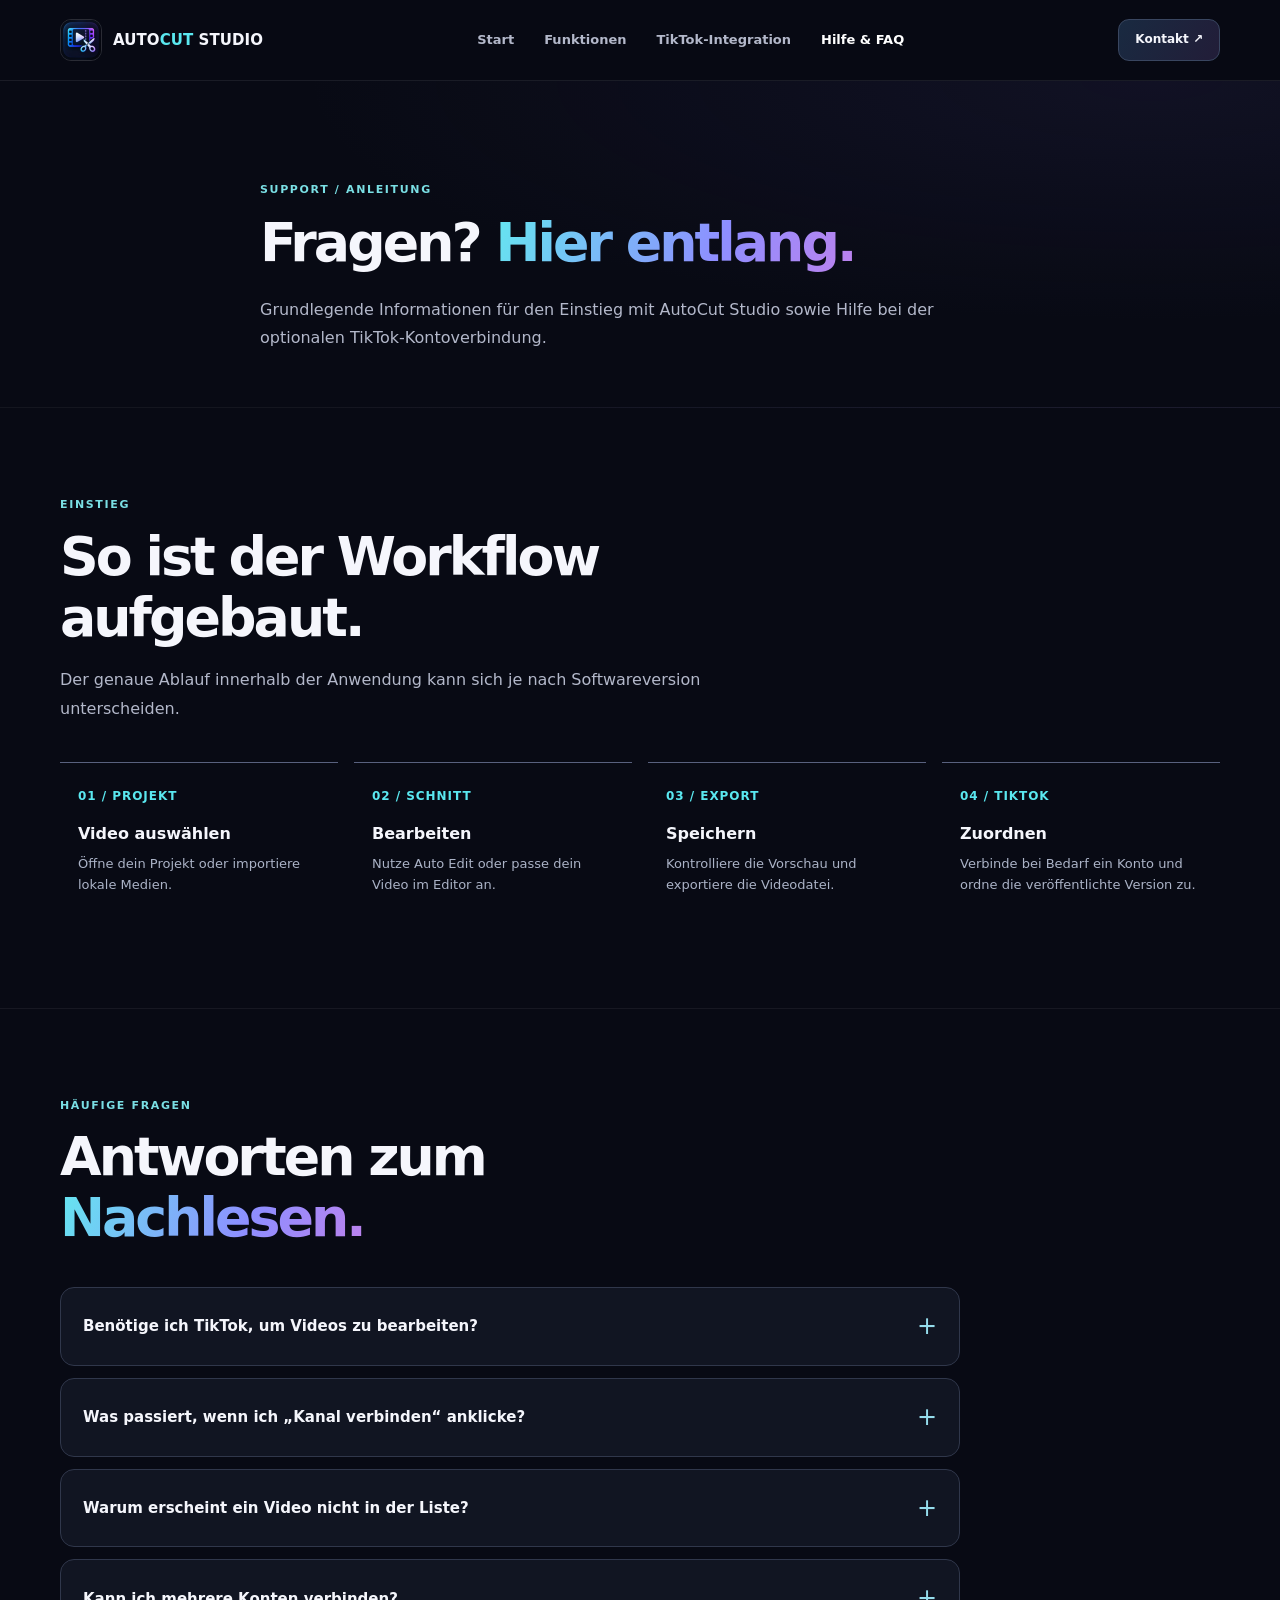
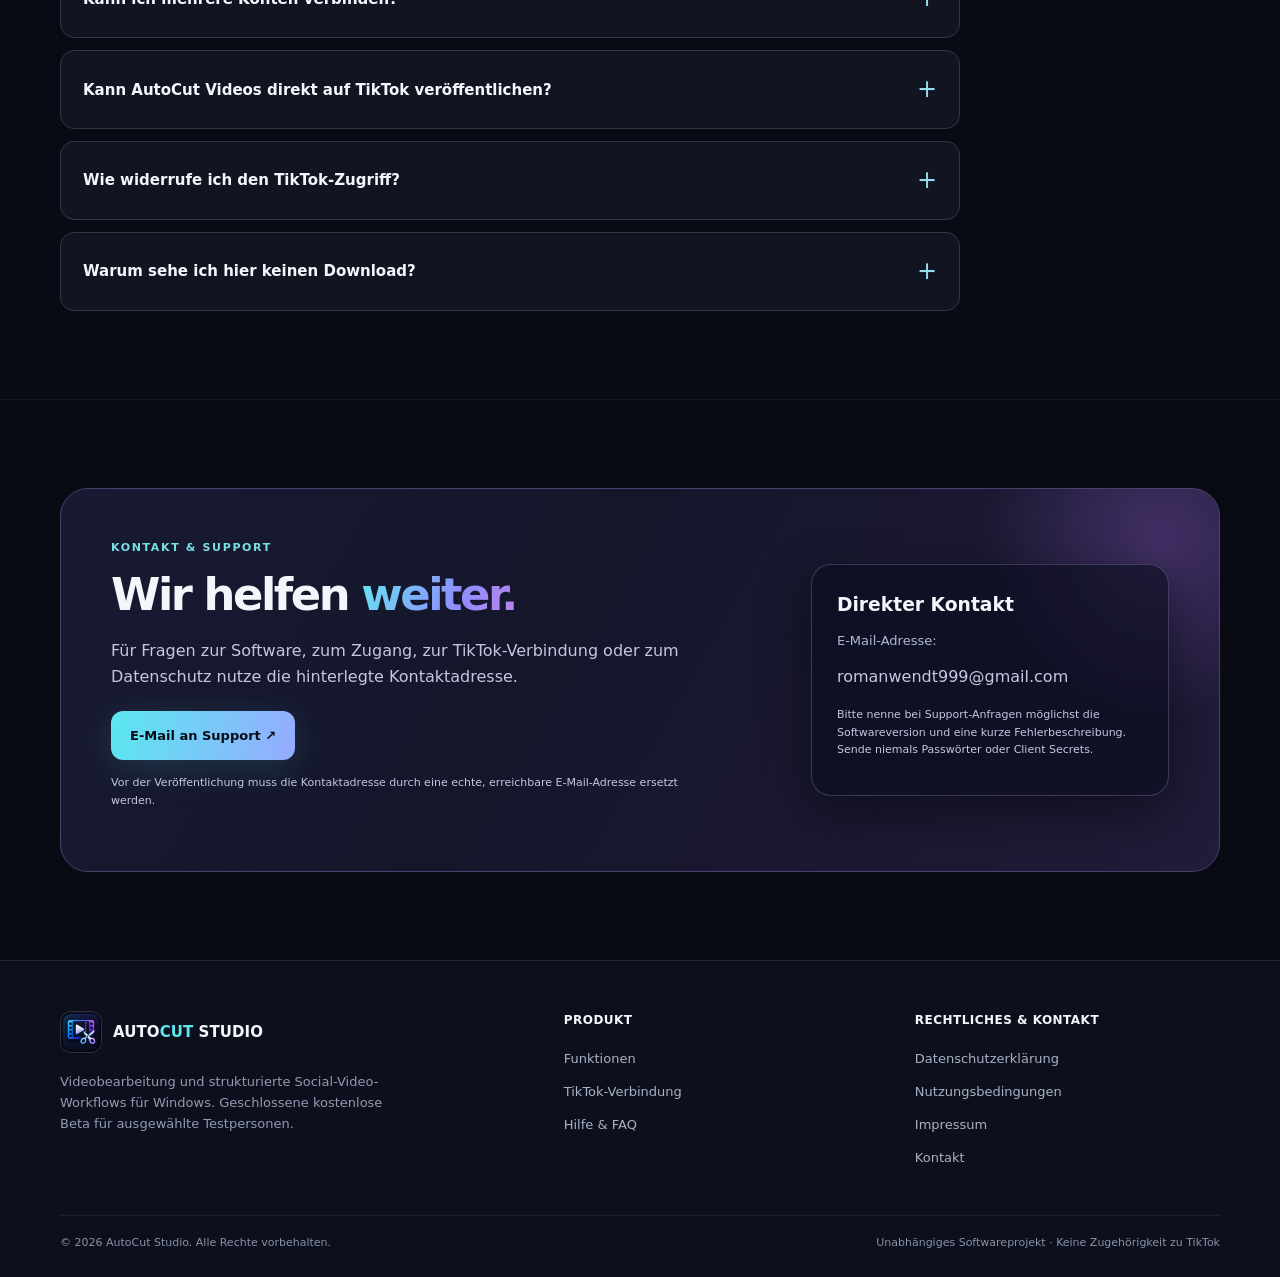
<file: hilfe.html>
<!doctype html>
<html lang="de">
<head>
  <meta charset="utf-8">
  <meta name="viewport" content="width=device-width, initial-scale=1">
  <meta name="color-scheme" content="dark">
  <meta name="theme-color" content="#080a14">
  <meta name="description" content="Hilfe zu AutoCut Studio, zur Videobearbeitung, zu TikTok-Konten, zum Datenschutz und zur Kontaktaufnahme.">
  <meta name="robots" content="index,follow">
  <title>Hilfe und FAQ | AutoCut Studio</title>
  <link rel="icon" type="image/png" sizes="64x64" href="assets/img/favicon.png">
  <link rel="stylesheet" href="assets/css/style.css">
  <script src="assets/js/main.js" defer></script>
</head>
<body>
  <a class="skip-link" href="#hauptinhalt">Zum Inhalt springen</a>
  <header class="site-header">
    <div class="shell header-inner">
      <a class="brand" href="index.html" aria-label="AutoCut Studio Startseite"><img src="assets/img/autocut-logo.webp" width="42" height="42" alt="AutoCut Studio Logo"><span>AUTO<span>CUT</span> STUDIO</span></a>
      <nav class="navigation" id="hauptnavigation" data-navigation aria-label="Hauptnavigation">
        <a href="index.html" >Start</a>
        <a href="funktionen.html" >Funktionen</a>
        <a href="tiktok-integration.html" >TikTok-Integration</a>
        <a href="hilfe.html" aria-current="page">Hilfe & FAQ</a>
      </nav>
      <a class="nav-cta" href="hilfe.html#kontakt">Kontakt ↗</a>
      <button class="mobile-toggle" type="button" aria-label="Menü öffnen" aria-controls="hauptnavigation" aria-expanded="false" data-menu-toggle>☰</button>
    </div>
  </header>
  <main id="hauptinhalt"><section class="page-hero"><div class="shell narrow"><div class="kicker">Support / Anleitung</div><h1>Fragen? <em>Hier entlang.</em></h1><p>Grundlegende Informationen für den Einstieg mit AutoCut Studio sowie Hilfe bei der optionalen TikTok-Kontoverbindung.</p></div></section>
  <section class="section"><div class="shell"><div class="section-top"><div class="kicker">Einstieg</div><h2>So ist der Workflow aufgebaut.</h2><p>Der genaue Ablauf innerhalb der Anwendung kann sich je nach Softwareversion unterscheiden.</p></div><div class="steps"><div class="step"><span class="step-number">01 / PROJEKT</span><h3>Video auswählen</h3><p>Öffne dein Projekt oder importiere lokale Medien.</p></div><div class="step"><span class="step-number">02 / SCHNITT</span><h3>Bearbeiten</h3><p>Nutze Auto Edit oder passe dein Video im Editor an.</p></div><div class="step"><span class="step-number">03 / EXPORT</span><h3>Speichern</h3><p>Kontrolliere die Vorschau und exportiere die Videodatei.</p></div><div class="step"><span class="step-number">04 / TIKTOK</span><h3>Zuordnen</h3><p>Verbinde bei Bedarf ein Konto und ordne die veröffentlichte Version zu.</p></div></div></div></section>
  <section class="section section-sep"><div class="shell"><div class="section-top"><div class="kicker">Häufige Fragen</div><h2>Antworten zum <em>Nachlesen.</em></h2></div><div class="faq-stack">
    <details><summary>Benötige ich TikTok, um Videos zu bearbeiten?</summary><p>Nein. Der lokale Videoschnitt ist grundsätzlich von der optionalen TikTok-Kontoverbindung getrennt.</p></details>
    <details><summary>Was passiert, wenn ich „Kanal verbinden“ anklicke?</summary><p>AutoCut öffnet die offizielle TikTok-Autorisierung. Du entscheidest im TikTok-Dialog, ob die angezeigten Berechtigungen erteilt werden. Nach der Bestätigung kehrt die Autorisierung zur Desktop-App zurück.</p></details>
    <details><summary>Warum erscheint ein Video nicht in der Liste?</summary><p>Die API liefert möglicherweise nicht alle älteren Videos direkt in der ersten Liste. Die Anwendung kann dann eine TikTok-Video-ID oder einen vollständigen <code>/video/</code>-Link verwenden, sofern die implementierte Abfrage und die erteilten Berechtigungen dies erlauben.</p></details>
    <details><summary>Kann ich mehrere Konten verbinden?</summary><p>Jedes TikTok-Konto benötigt eine eigene Autorisierung. Wähle jeweils den Kanal in AutoCut und bestätige die Verbindung mit dem dazugehörigen TikTok-Konto.</p></details>
    <details><summary>Kann AutoCut Videos direkt auf TikTok veröffentlichen?</summary><p>Mit der hier beschriebenen Display API nicht. Die Veröffentlichung auf TikTok ist ein separater Arbeitsschritt; direktes Posting würde eine andere API und entsprechende TikTok-Freigaben erfordern.</p></details>
    <details><summary>Wie widerrufe ich den TikTok-Zugriff?</summary><p>Verwalte die autorisierten Apps in den Einstellungen deines TikTok-Kontos. Für weitergehende Fragen zur Löschung gespeicherter Kontodaten kontaktiere den Betreiber; die Hinweise findest du in der <a href="datenschutz.html">Datenschutzerklärung</a>.</p></details>
    <details><summary>Warum sehe ich hier keinen Download?</summary><p>Diese Seite beschreibt das Produkt und die offizielle Integration. Informationen zur Bezugsquelle beziehungsweise zum Zugang zur Anwendung stellt der Betreiber über den angegebenen Kontakt zur Verfügung.</p></details>
  </div></div></section>
  <section class="section section-sep" id="kontakt"><div class="shell"><div class="highlight-panel"><div><div class="kicker">Kontakt & Support</div><h2>Wir helfen <em>weiter.</em></h2><p>Für Fragen zur Software, zum Zugang, zur TikTok-Verbindung oder zum Datenschutz nutze die hinterlegte Kontaktadresse.</p><a class="btn btn-primary" href="mailto:KONTAKT_EMAIL_EINTRAGEN">E-Mail an Support ↗</a><p class="disclaimer">Vor der Veröffentlichung muss die Kontaktadresse durch eine echte, erreichbare E-Mail-Adresse ersetzt werden.</p></div><div class="connection-card"><h3 style="margin:0 0 10px">Direkter Kontakt</h3><p style="font-size:13px;color:#afbbd6">E-Mail-Adresse:</p><p>romanwendt999@gmail.com</p><p class="small-note">Bitte nenne bei Support-Anfragen möglichst die Softwareversion und eine kurze Fehlerbeschreibung. Sende niemals Passwörter oder Client Secrets.</p></div></div></div></section>
</main>
  <footer class="footer">
    <div class="shell">
      <div class="footer-grid">
        <div><a class="brand" href="index.html"><img src="assets/img/autocut-logo.webp" alt="" width="42" height="42"><span>AUTO<span>CUT</span> STUDIO</span></a><p class="footer-desc">Videobearbeitung und strukturierte Social-Video-Workflows für Windows. Geschlossene kostenlose Beta für ausgewählte Testpersonen.</p></div>
        <div><div class="footer-title">PRODUKT</div><div class="footer-links"><a href="funktionen.html">Funktionen</a><a href="tiktok-integration.html">TikTok-Verbindung</a><a href="hilfe.html">Hilfe & FAQ</a></div></div>
        <div><div class="footer-title">RECHTLICHES & KONTAKT</div><div class="footer-links"><a href="datenschutz.html">Datenschutzerklärung</a><a href="nutzungsbedingungen.html">Nutzungsbedingungen</a><a href="impressum.html">Impressum</a><a href="hilfe.html#kontakt">Kontakt</a></div></div>
      </div>
      <div class="footer-bottom"><span>© 2026 AutoCut Studio. Alle Rechte vorbehalten.</span><span>Unabhängiges Softwareprojekt · Keine Zugehörigkeit zu TikTok</span></div>
    </div>
  </footer>
</body>
</html>
</file>
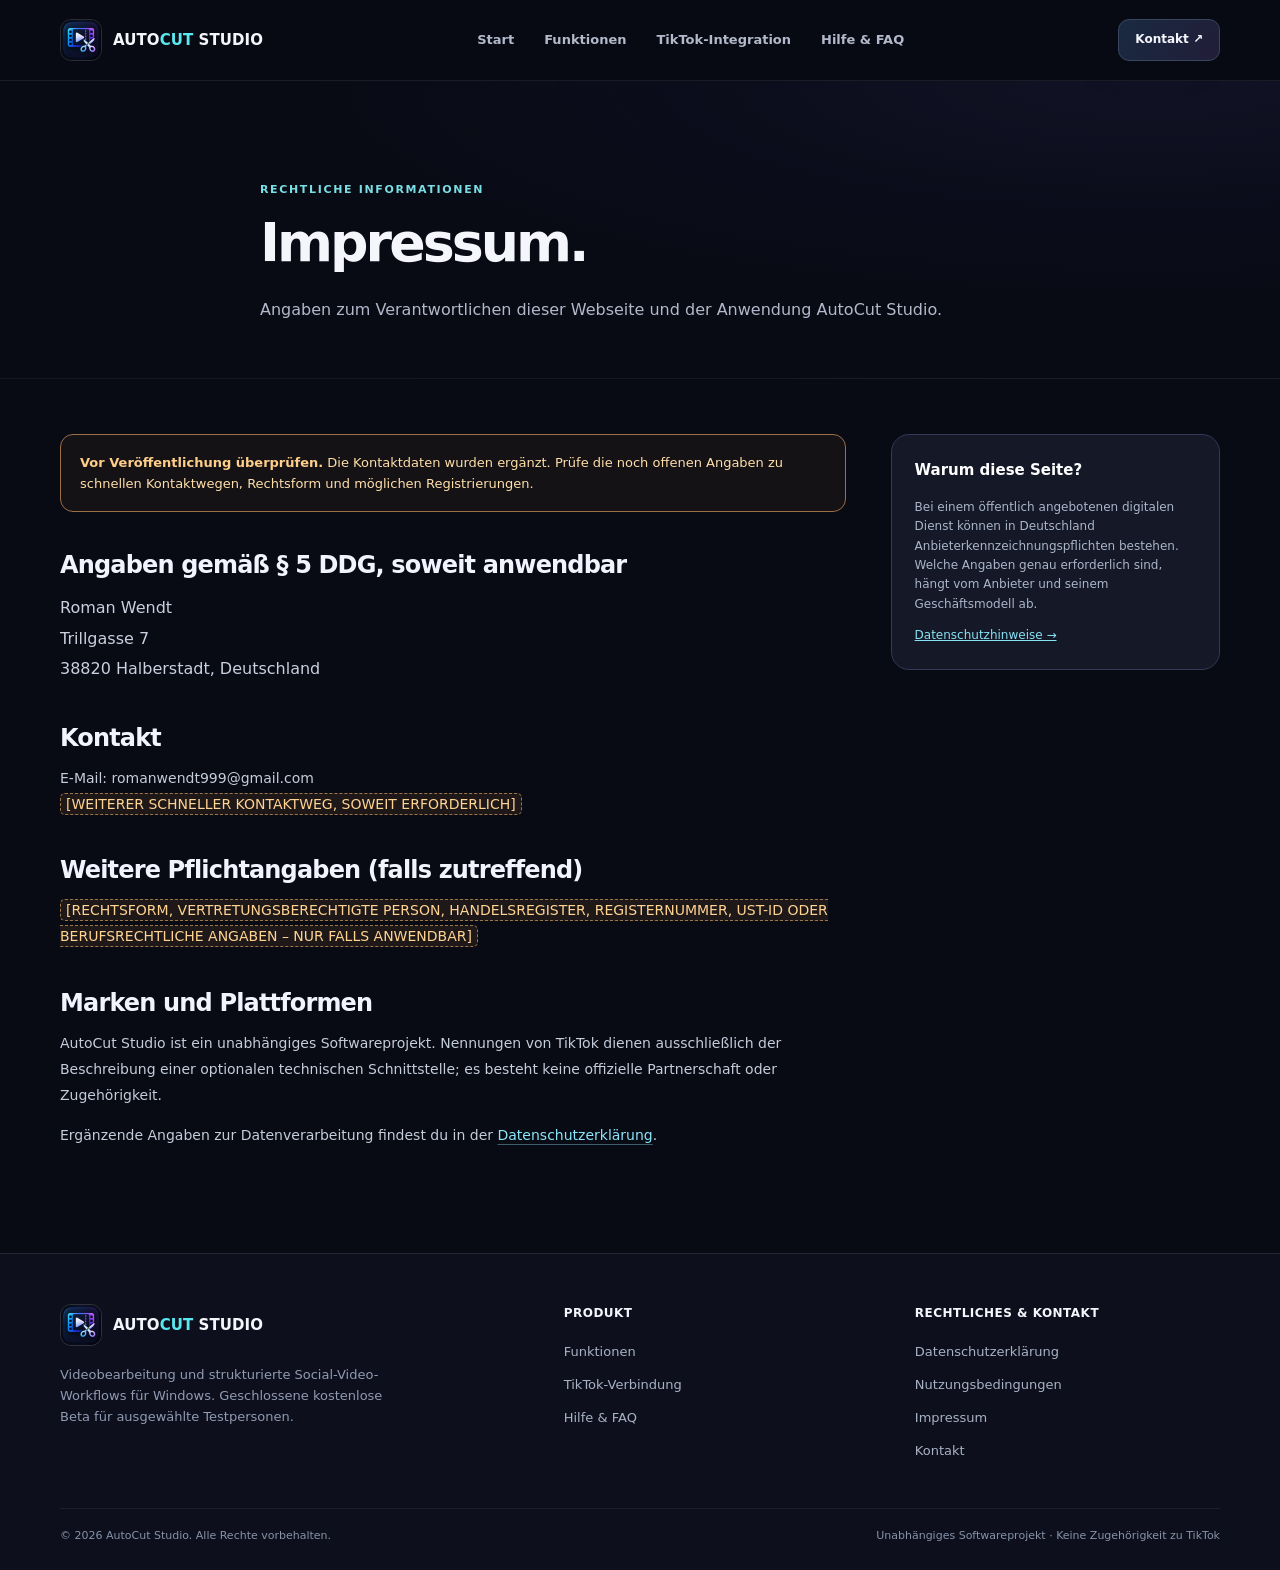
<file: impressum.html>
<!doctype html>
<html lang="de">
<head>
  <meta charset="utf-8">
  <meta name="viewport" content="width=device-width, initial-scale=1">
  <meta name="color-scheme" content="dark">
  <meta name="theme-color" content="#080a14">
  <meta name="description" content="Impressum und Angaben zum Anbieter von AutoCut Studio.">
  <meta name="robots" content="index,follow">
  <title>Impressum | AutoCut Studio</title>
  <link rel="icon" type="image/png" sizes="64x64" href="assets/img/favicon.png">
  <link rel="stylesheet" href="assets/css/style.css">
  <script src="assets/js/main.js" defer></script>
</head>
<body>
  <a class="skip-link" href="#hauptinhalt">Zum Inhalt springen</a>
  <header class="site-header">
    <div class="shell header-inner">
      <a class="brand" href="index.html" aria-label="AutoCut Studio Startseite"><img src="assets/img/autocut-logo.webp" width="42" height="42" alt="AutoCut Studio Logo"><span>AUTO<span>CUT</span> STUDIO</span></a>
      <nav class="navigation" id="hauptnavigation" data-navigation aria-label="Hauptnavigation">
        <a href="index.html" >Start</a>
        <a href="funktionen.html" >Funktionen</a>
        <a href="tiktok-integration.html" >TikTok-Integration</a>
        <a href="hilfe.html" >Hilfe & FAQ</a>
      </nav>
      <a class="nav-cta" href="hilfe.html#kontakt">Kontakt ↗</a>
      <button class="mobile-toggle" type="button" aria-label="Menü öffnen" aria-controls="hauptnavigation" aria-expanded="false" data-menu-toggle>☰</button>
    </div>
  </header>
  <main id="hauptinhalt"><section class="page-hero"><div class="shell narrow"><div class="kicker">Rechtliche Informationen</div><h1>Impressum.</h1><p>Angaben zum Verantwortlichen dieser Webseite und der Anwendung AutoCut Studio.</p></div></section>
  <section class="page-content"><div class="shell two-column"><div class="prose">
    <aside class="legal-warning"><strong>Vor Veröffentlichung überprüfen.</strong> Die Kontaktdaten wurden ergänzt. Prüfe die noch offenen Angaben zu schnellen Kontaktwegen, Rechtsform und möglichen Registrierungen.</aside>
    <h2>Angaben gemäß § 5 DDG, soweit anwendbar</h2>
    <address>Roman Wendt<br>Trillgasse 7<br>38820 Halberstadt, Deutschland</address>
    <h2>Kontakt</h2><p>E-Mail: romanwendt999@gmail.com<br><span class="placeholder">[WEITERER SCHNELLER KONTAKTWEG, SOWEIT ERFORDERLICH]</span></p>
    <h2>Weitere Pflichtangaben (falls zutreffend)</h2><p><span class="placeholder">[RECHTSFORM, VERTRETUNGSBERECHTIGTE PERSON, HANDELSREGISTER, REGISTERNUMMER, UST-ID ODER BERUFSRECHTLICHE ANGABEN – NUR FALLS ANWENDBAR]</span></p>
    <h2>Marken und Plattformen</h2><p>AutoCut Studio ist ein unabhängiges Softwareprojekt. Nennungen von TikTok dienen ausschließlich der Beschreibung einer optionalen technischen Schnittstelle; es besteht keine offizielle Partnerschaft oder Zugehörigkeit.</p>
    <p>Ergänzende Angaben zur Datenverarbeitung findest du in der <a href="datenschutz.html">Datenschutzerklärung</a>.</p>
  </div><aside class="info-side"><h3>Warum diese Seite?</h3><p>Bei einem öffentlich angebotenen digitalen Dienst können in Deutschland Anbieterkennzeichnungspflichten bestehen. Welche Angaben genau erforderlich sind, hängt vom Anbieter und seinem Geschäftsmodell ab.</p><a href="datenschutz.html">Datenschutzhinweise →</a></aside></div></section>
</main>
  <footer class="footer">
    <div class="shell">
      <div class="footer-grid">
        <div><a class="brand" href="index.html"><img src="assets/img/autocut-logo.webp" alt="" width="42" height="42"><span>AUTO<span>CUT</span> STUDIO</span></a><p class="footer-desc">Videobearbeitung und strukturierte Social-Video-Workflows für Windows. Geschlossene kostenlose Beta für ausgewählte Testpersonen.</p></div>
        <div><div class="footer-title">PRODUKT</div><div class="footer-links"><a href="funktionen.html">Funktionen</a><a href="tiktok-integration.html">TikTok-Verbindung</a><a href="hilfe.html">Hilfe & FAQ</a></div></div>
        <div><div class="footer-title">RECHTLICHES & KONTAKT</div><div class="footer-links"><a href="datenschutz.html">Datenschutzerklärung</a><a href="nutzungsbedingungen.html">Nutzungsbedingungen</a><a href="impressum.html">Impressum</a><a href="hilfe.html#kontakt">Kontakt</a></div></div>
      </div>
      <div class="footer-bottom"><span>© 2026 AutoCut Studio. Alle Rechte vorbehalten.</span><span>Unabhängiges Softwareprojekt · Keine Zugehörigkeit zu TikTok</span></div>
    </div>
  </footer>
</body>
</html>
</file>
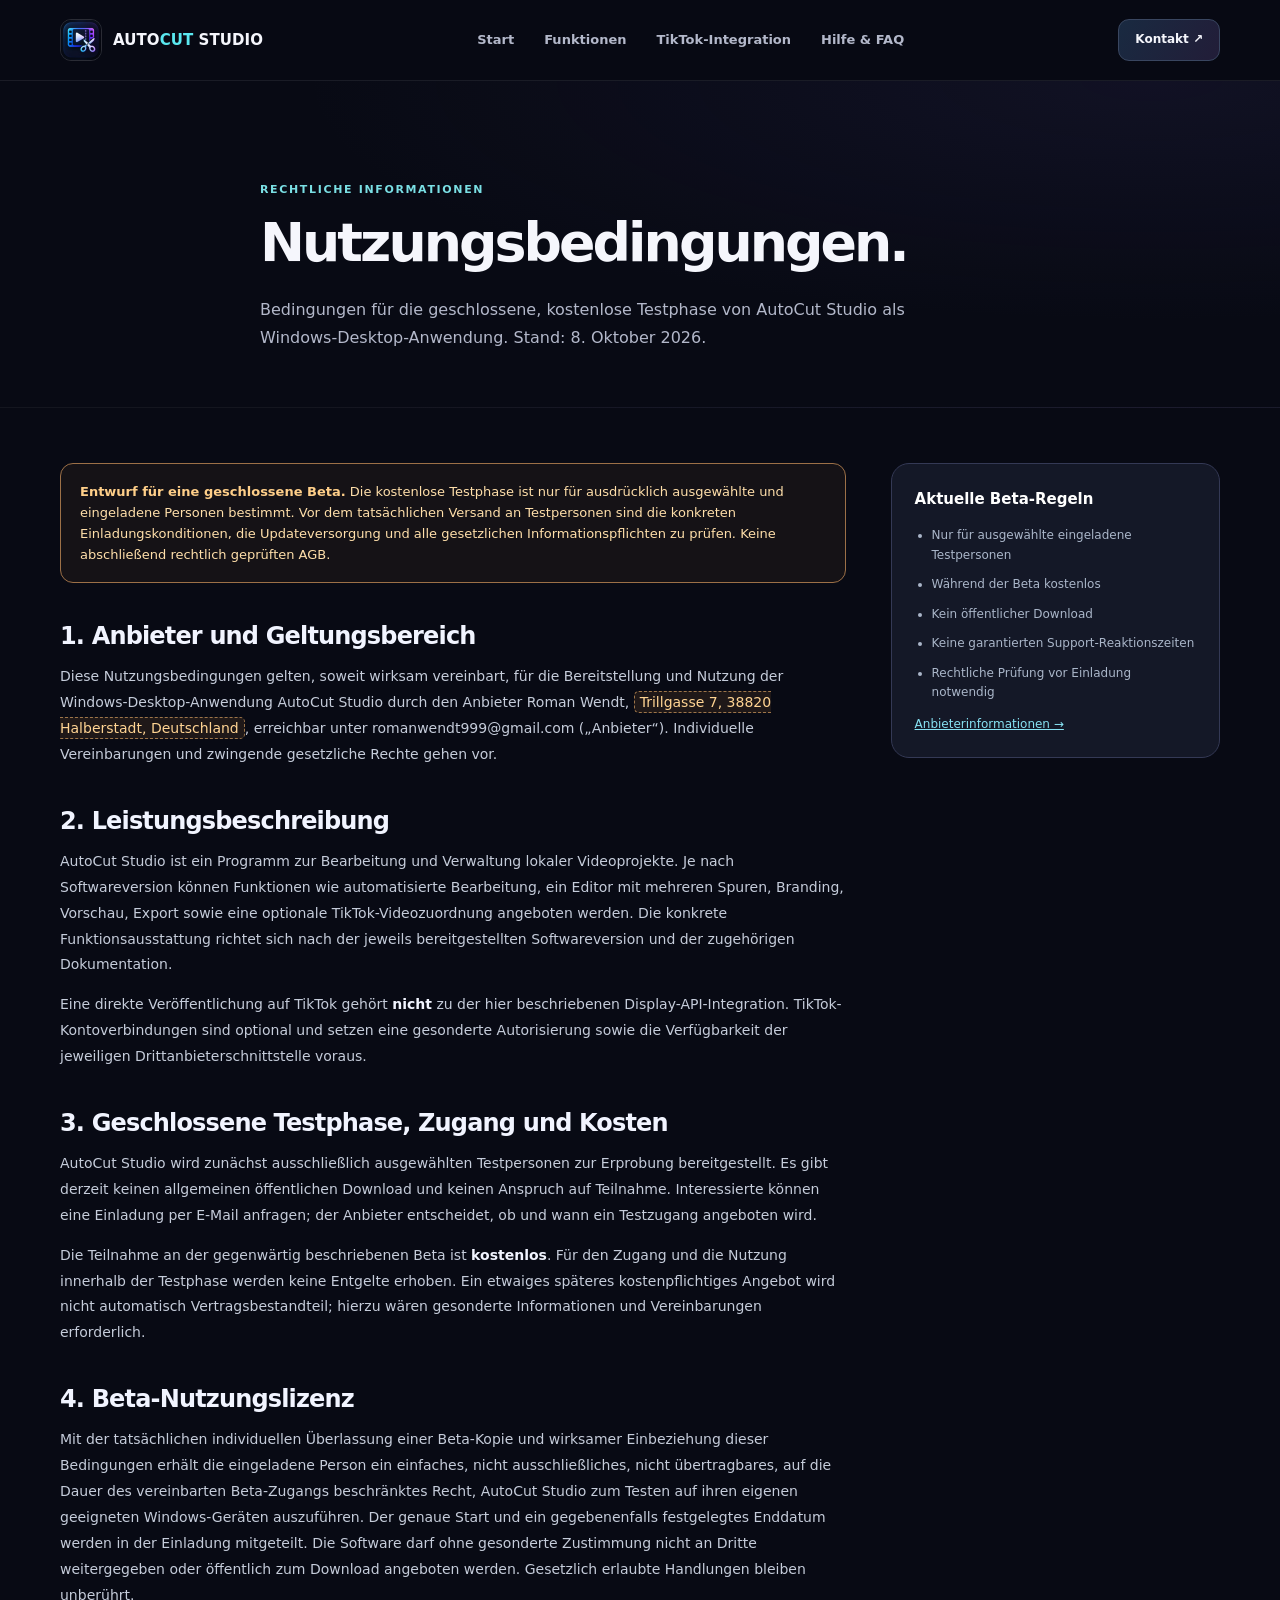
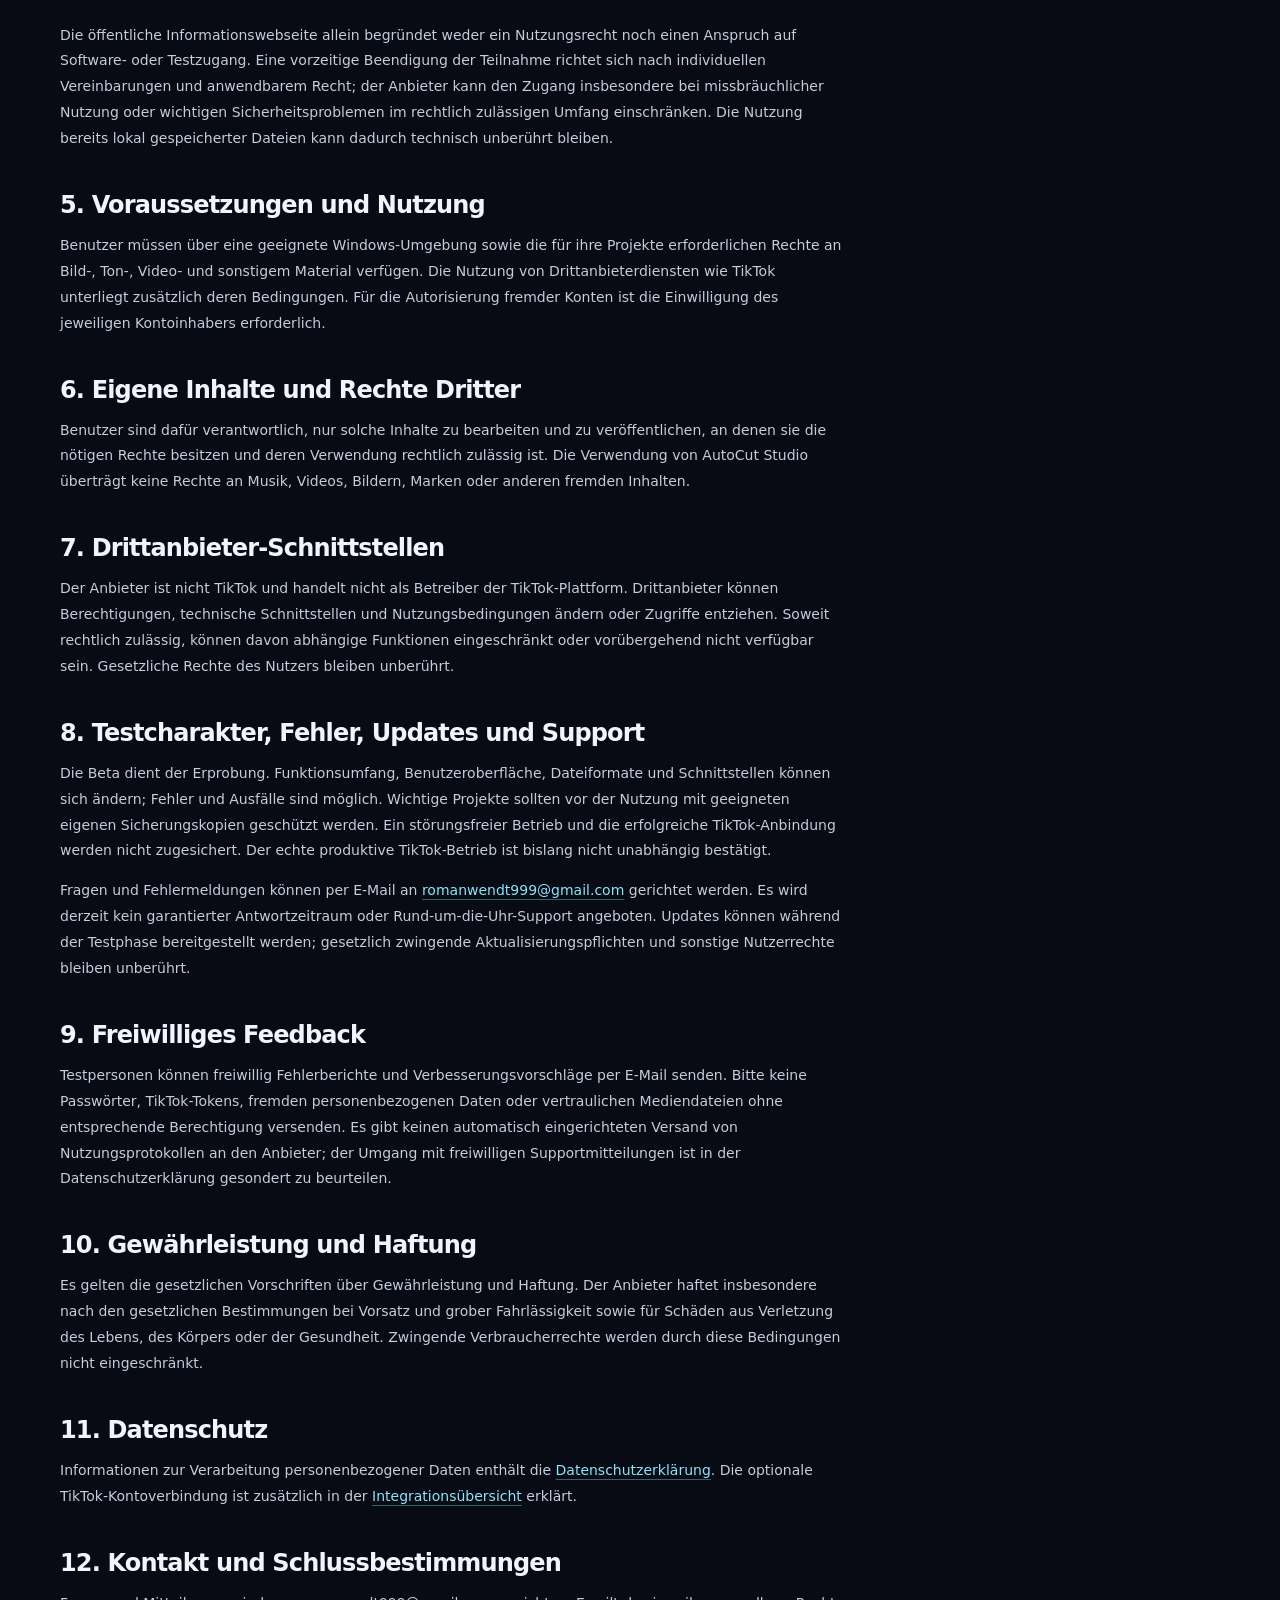
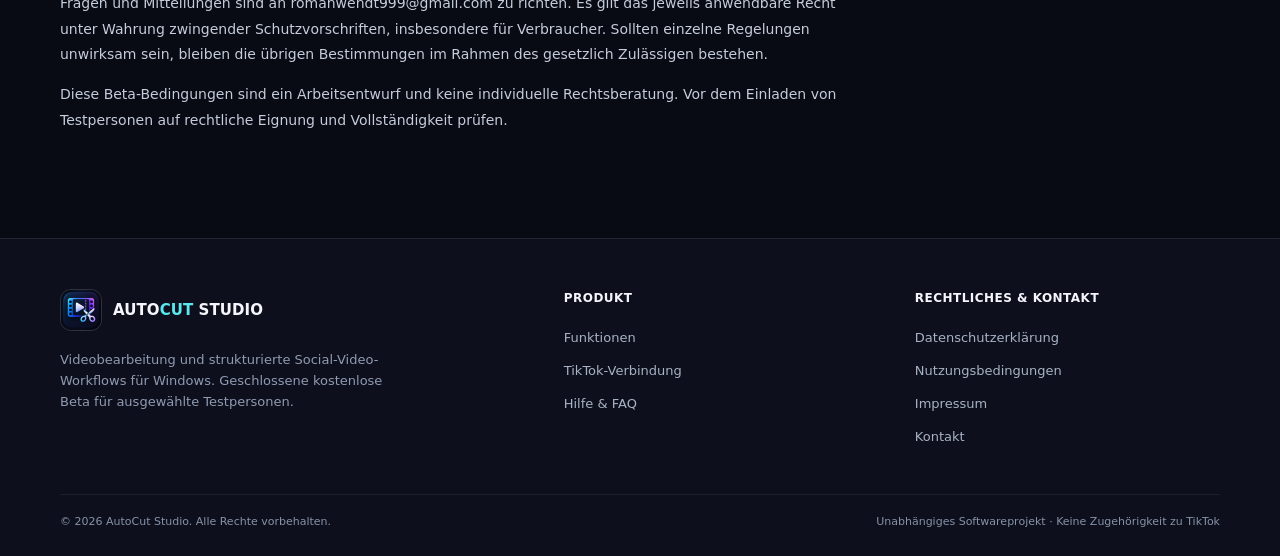
<file: nutzungsbedingungen.html>
<!doctype html>
<html lang="de">
<head>
  <meta charset="utf-8">
  <meta name="viewport" content="width=device-width, initial-scale=1">
  <meta name="color-scheme" content="dark">
  <meta name="theme-color" content="#080a14">
  <meta name="description" content="Nutzungsbedingungen für AutoCut Studio, die Windows-Videobearbeitung und die optionale TikTok-Anbindung.">
  <meta name="robots" content="index,follow">
  <title>Nutzungsbedingungen | AutoCut Studio</title>
  <link rel="icon" type="image/png" sizes="64x64" href="assets/img/favicon.png">
  <link rel="stylesheet" href="assets/css/style.css">
  <script src="assets/js/main.js" defer></script>
</head>
<body>
  <a class="skip-link" href="#hauptinhalt">Zum Inhalt springen</a>
  <header class="site-header">
    <div class="shell header-inner">
      <a class="brand" href="index.html" aria-label="AutoCut Studio Startseite"><img src="assets/img/autocut-logo.webp" width="42" height="42" alt="AutoCut Studio Logo"><span>AUTO<span>CUT</span> STUDIO</span></a>
      <nav class="navigation" id="hauptnavigation" data-navigation aria-label="Hauptnavigation">
        <a href="index.html" >Start</a>
        <a href="funktionen.html" >Funktionen</a>
        <a href="tiktok-integration.html" >TikTok-Integration</a>
        <a href="hilfe.html" >Hilfe & FAQ</a>
      </nav>
      <a class="nav-cta" href="hilfe.html#kontakt">Kontakt ↗</a>
      <button class="mobile-toggle" type="button" aria-label="Menü öffnen" aria-controls="hauptnavigation" aria-expanded="false" data-menu-toggle>☰</button>
    </div>
  </header>
  <main id="hauptinhalt"><section class="page-hero"><div class="shell narrow"><div class="kicker">Rechtliche Informationen</div><h1>Nutzungs&shy;bedingungen.</h1><p>Bedingungen für die geschlossene, kostenlose Testphase von AutoCut Studio als Windows-Desktop-Anwendung. Stand: 8. Oktober 2026.</p></div></section>
  <section class="page-content"><div class="shell two-column"><div class="prose">
    <aside class="legal-warning"><strong>Entwurf für eine geschlossene Beta.</strong> Die kostenlose Testphase ist nur für ausdrücklich ausgewählte und eingeladene Personen bestimmt. Vor dem tatsächlichen Versand an Testpersonen sind die konkreten Einladungskonditionen, die Updateversorgung und alle gesetzlichen Informationspflichten zu prüfen. Keine abschließend rechtlich geprüften AGB.</aside>
    <h2>1. Anbieter und Geltungsbereich</h2><p>Diese Nutzungsbedingungen gelten, soweit wirksam vereinbart, für die Bereitstellung und Nutzung der Windows-Desktop-Anwendung AutoCut Studio durch den Anbieter Roman Wendt, <span class="placeholder">Trillgasse 7, 38820 Halberstadt, Deutschland</span>, erreichbar unter romanwendt999@gmail.com („Anbieter“). Individuelle Vereinbarungen und zwingende gesetzliche Rechte gehen vor.</p>
    <h2>2. Leistungsbeschreibung</h2><p>AutoCut Studio ist ein Programm zur Bearbeitung und Verwaltung lokaler Videoprojekte. Je nach Softwareversion können Funktionen wie automatisierte Bearbeitung, ein Editor mit mehreren Spuren, Branding, Vorschau, Export sowie eine optionale TikTok-Videozuordnung angeboten werden. Die konkrete Funktionsausstattung richtet sich nach der jeweils bereitgestellten Softwareversion und der zugehörigen Dokumentation.</p>
    <p>Eine direkte Veröffentlichung auf TikTok gehört <strong>nicht</strong> zu der hier beschriebenen Display-API-Integration. TikTok-Kontoverbindungen sind optional und setzen eine gesonderte Autorisierung sowie die Verfügbarkeit der jeweiligen Drittanbieterschnittstelle voraus.</p>
    <h2>3. Geschlossene Testphase, Zugang und Kosten</h2><p>AutoCut Studio wird zunächst ausschließlich ausgewählten Testpersonen zur Erprobung bereitgestellt. Es gibt derzeit keinen allgemeinen öffentlichen Download und keinen Anspruch auf Teilnahme. Interessierte können eine Einladung per E-Mail anfragen; der Anbieter entscheidet, ob und wann ein Testzugang angeboten wird.</p><p>Die Teilnahme an der gegenwärtig beschriebenen Beta ist <strong>kostenlos</strong>. Für den Zugang und die Nutzung innerhalb der Testphase werden keine Entgelte erhoben. Ein etwaiges späteres kostenpflichtiges Angebot wird nicht automatisch Vertragsbestandteil; hierzu wären gesonderte Informationen und Vereinbarungen erforderlich.</p><h2>4. Beta-Nutzungslizenz</h2><p>Mit der tatsächlichen individuellen Überlassung einer Beta-Kopie und wirksamer Einbeziehung dieser Bedingungen erhält die eingeladene Person ein einfaches, nicht ausschließliches, nicht übertragbares, auf die Dauer des vereinbarten Beta-Zugangs beschränktes Recht, AutoCut Studio zum Testen auf ihren eigenen geeigneten Windows-Geräten auszuführen. Der genaue Start und ein gegebenenfalls festgelegtes Enddatum werden in der Einladung mitgeteilt. Die Software darf ohne gesonderte Zustimmung nicht an Dritte weitergegeben oder öffentlich zum Download angeboten werden. Gesetzlich erlaubte Handlungen bleiben unberührt.</p><p>Die öffentliche Informationswebseite allein begründet weder ein Nutzungsrecht noch einen Anspruch auf Software- oder Testzugang. Eine vorzeitige Beendigung der Teilnahme richtet sich nach individuellen Vereinbarungen und anwendbarem Recht; der Anbieter kann den Zugang insbesondere bei missbräuchlicher Nutzung oder wichtigen Sicherheitsproblemen im rechtlich zulässigen Umfang einschränken. Die Nutzung bereits lokal gespeicherter Dateien kann dadurch technisch unberührt bleiben.</p>
    <h2>5. Voraussetzungen und Nutzung</h2><p>Benutzer müssen über eine geeignete Windows-Umgebung sowie die für ihre Projekte erforderlichen Rechte an Bild-, Ton-, Video- und sonstigem Material verfügen. Die Nutzung von Drittanbieterdiensten wie TikTok unterliegt zusätzlich deren Bedingungen. Für die Autorisierung fremder Konten ist die Einwilligung des jeweiligen Kontoinhabers erforderlich.</p>
    <h2>6. Eigene Inhalte und Rechte Dritter</h2><p>Benutzer sind dafür verantwortlich, nur solche Inhalte zu bearbeiten und zu veröffentlichen, an denen sie die nötigen Rechte besitzen und deren Verwendung rechtlich zulässig ist. Die Verwendung von AutoCut Studio überträgt keine Rechte an Musik, Videos, Bildern, Marken oder anderen fremden Inhalten.</p>
    <h2>7. Drittanbieter-Schnittstellen</h2><p>Der Anbieter ist nicht TikTok und handelt nicht als Betreiber der TikTok-Plattform. Drittanbieter können Berechtigungen, technische Schnittstellen und Nutzungsbedingungen ändern oder Zugriffe entziehen. Soweit rechtlich zulässig, können davon abhängige Funktionen eingeschränkt oder vorübergehend nicht verfügbar sein. Gesetzliche Rechte des Nutzers bleiben unberührt.</p>
    <h2>8. Testcharakter, Fehler, Updates und Support</h2><p>Die Beta dient der Erprobung. Funktionsumfang, Benutzeroberfläche, Dateiformate und Schnittstellen können sich ändern; Fehler und Ausfälle sind möglich. Wichtige Projekte sollten vor der Nutzung mit geeigneten eigenen Sicherungskopien geschützt werden. Ein störungsfreier Betrieb und die erfolgreiche TikTok-Anbindung werden nicht zugesichert. Der echte produktive TikTok-Betrieb ist bislang nicht unabhängig bestätigt.</p><p>Fragen und Fehlermeldungen können per E-Mail an <a href="mailto:romanwendt999@gmail.com">romanwendt999@gmail.com</a> gerichtet werden. Es wird derzeit kein garantierter Antwortzeitraum oder Rund-um-die-Uhr-Support angeboten. Updates können während der Testphase bereitgestellt werden; gesetzlich zwingende Aktualisierungspflichten und sonstige Nutzerrechte bleiben unberührt.</p><h2>9. Freiwilliges Feedback</h2><p>Testpersonen können freiwillig Fehlerberichte und Verbesserungsvorschläge per E-Mail senden. Bitte keine Passwörter, TikTok-Tokens, fremden personenbezogenen Daten oder vertraulichen Mediendateien ohne entsprechende Berechtigung versenden. Es gibt keinen automatisch eingerichteten Versand von Nutzungsprotokollen an den Anbieter; der Umgang mit freiwilligen Supportmitteilungen ist in der Datenschutzerklärung gesondert zu beurteilen.</p>
    <h2>10. Gewährleistung und Haftung</h2><p>Es gelten die gesetzlichen Vorschriften über Gewährleistung und Haftung. Der Anbieter haftet insbesondere nach den gesetzlichen Bestimmungen bei Vorsatz und grober Fahrlässigkeit sowie für Schäden aus Verletzung des Lebens, des Körpers oder der Gesundheit. Zwingende Verbraucherrechte werden durch diese Bedingungen nicht eingeschränkt.</p>
    <h2>11. Datenschutz</h2><p>Informationen zur Verarbeitung personenbezogener Daten enthält die <a href="datenschutz.html">Datenschutzerklärung</a>. Die optionale TikTok-Kontoverbindung ist zusätzlich in der <a href="tiktok-integration.html">Integrationsübersicht</a> erklärt.</p>
    <h2>12. Kontakt und Schlussbestimmungen</h2><p>Fragen und Mitteilungen sind an romanwendt999@gmail.com zu richten. Es gilt das jeweils anwendbare Recht unter Wahrung zwingender Schutzvorschriften, insbesondere für Verbraucher. Sollten einzelne Regelungen unwirksam sein, bleiben die übrigen Bestimmungen im Rahmen des gesetzlich Zulässigen bestehen.</p>
    <p class="small-note">Diese Beta-Bedingungen sind ein Arbeitsentwurf und keine individuelle Rechtsberatung. Vor dem Einladen von Testpersonen auf rechtliche Eignung und Vollständigkeit prüfen.</p>
  </div><aside class="info-side"><h3>Aktuelle Beta-Regeln</h3><ul><li>Nur für ausgewählte eingeladene Testpersonen</li><li>Während der Beta kostenlos</li><li>Kein öffentlicher Download</li><li>Keine garantierten Support-Reaktionszeiten</li><li>Rechtliche Prüfung vor Einladung notwendig</li></ul><a href="impressum.html">Anbieterinformationen →</a></aside></div></section>
</main>
  <footer class="footer">
    <div class="shell">
      <div class="footer-grid">
        <div><a class="brand" href="index.html"><img src="assets/img/autocut-logo.webp" alt="" width="42" height="42"><span>AUTO<span>CUT</span> STUDIO</span></a><p class="footer-desc">Videobearbeitung und strukturierte Social-Video-Workflows für Windows. Geschlossene kostenlose Beta für ausgewählte Testpersonen.</p></div>
        <div><div class="footer-title">PRODUKT</div><div class="footer-links"><a href="funktionen.html">Funktionen</a><a href="tiktok-integration.html">TikTok-Verbindung</a><a href="hilfe.html">Hilfe & FAQ</a></div></div>
        <div><div class="footer-title">RECHTLICHES & KONTAKT</div><div class="footer-links"><a href="datenschutz.html">Datenschutzerklärung</a><a href="nutzungsbedingungen.html">Nutzungsbedingungen</a><a href="impressum.html">Impressum</a><a href="hilfe.html#kontakt">Kontakt</a></div></div>
      </div>
      <div class="footer-bottom"><span>© 2026 AutoCut Studio. Alle Rechte vorbehalten.</span><span>Unabhängiges Softwareprojekt · Keine Zugehörigkeit zu TikTok</span></div>
    </div>
  </footer>
</body>
</html>
</file>
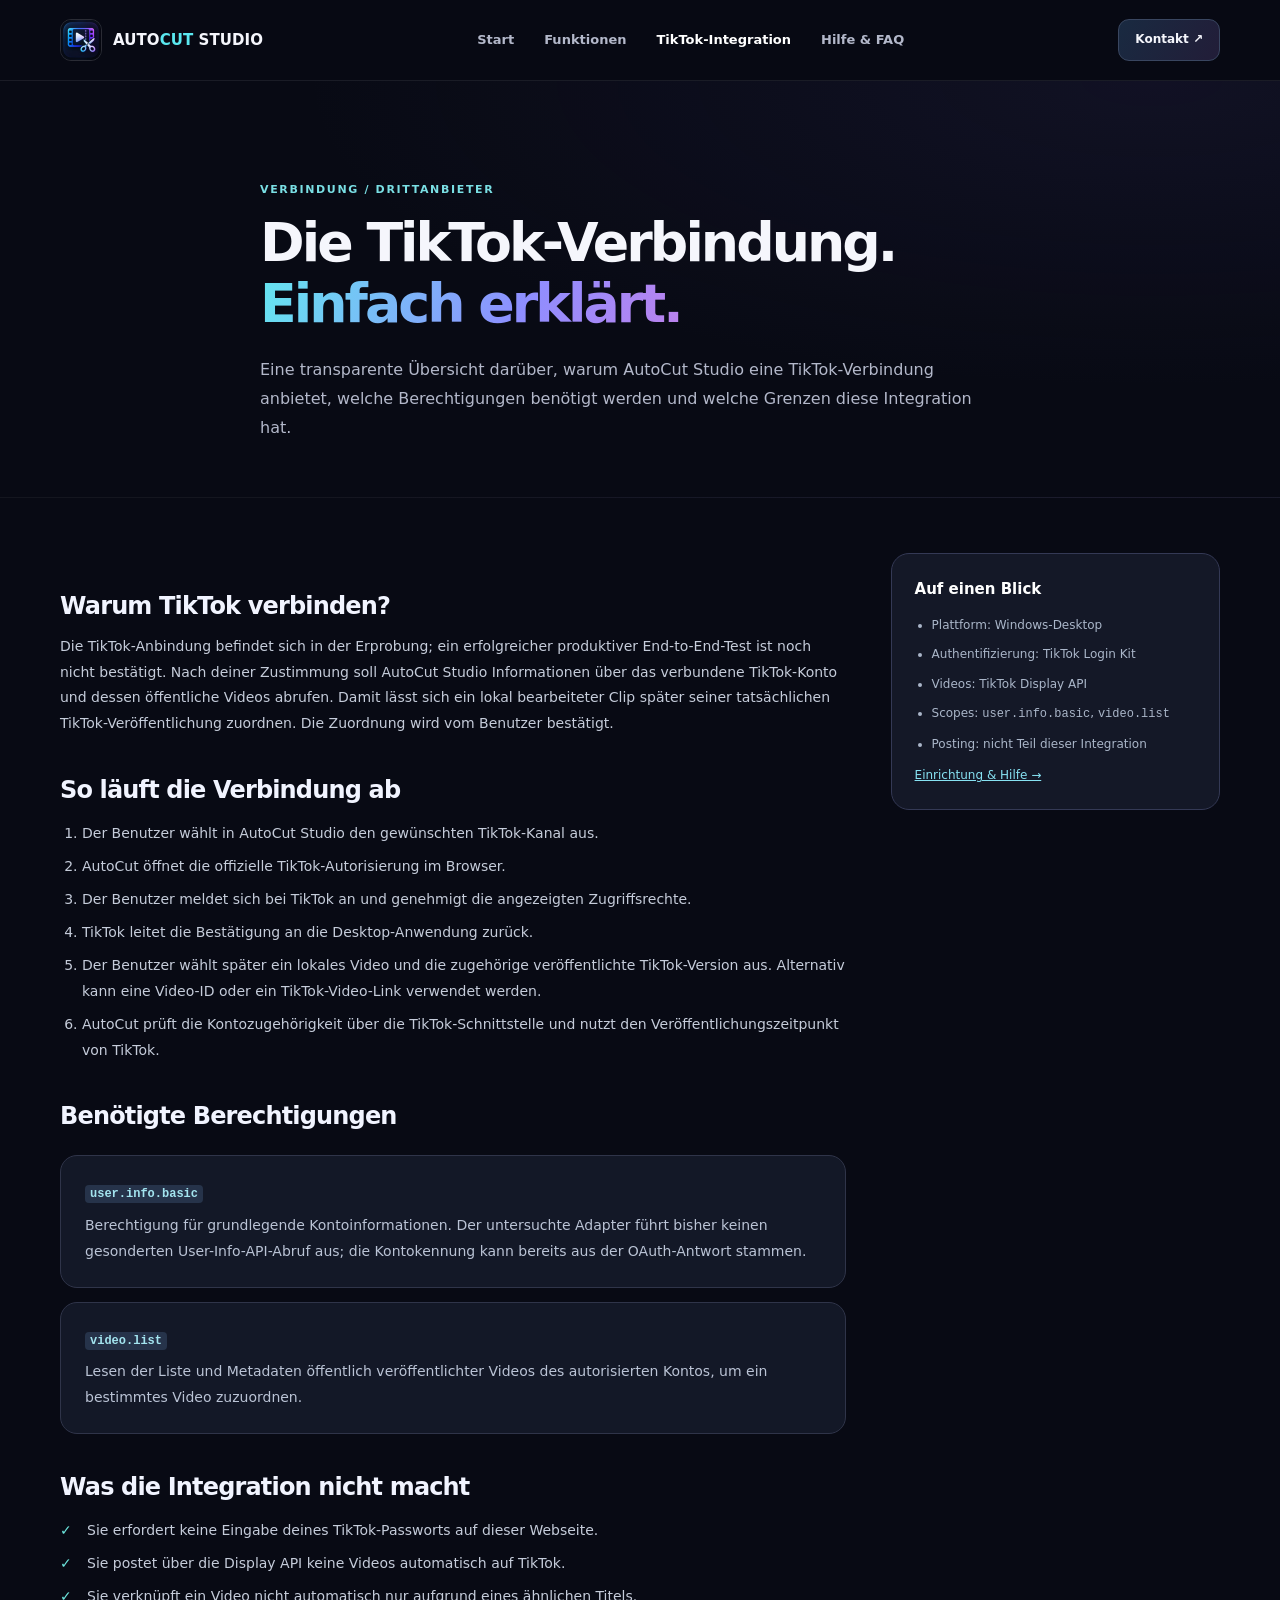
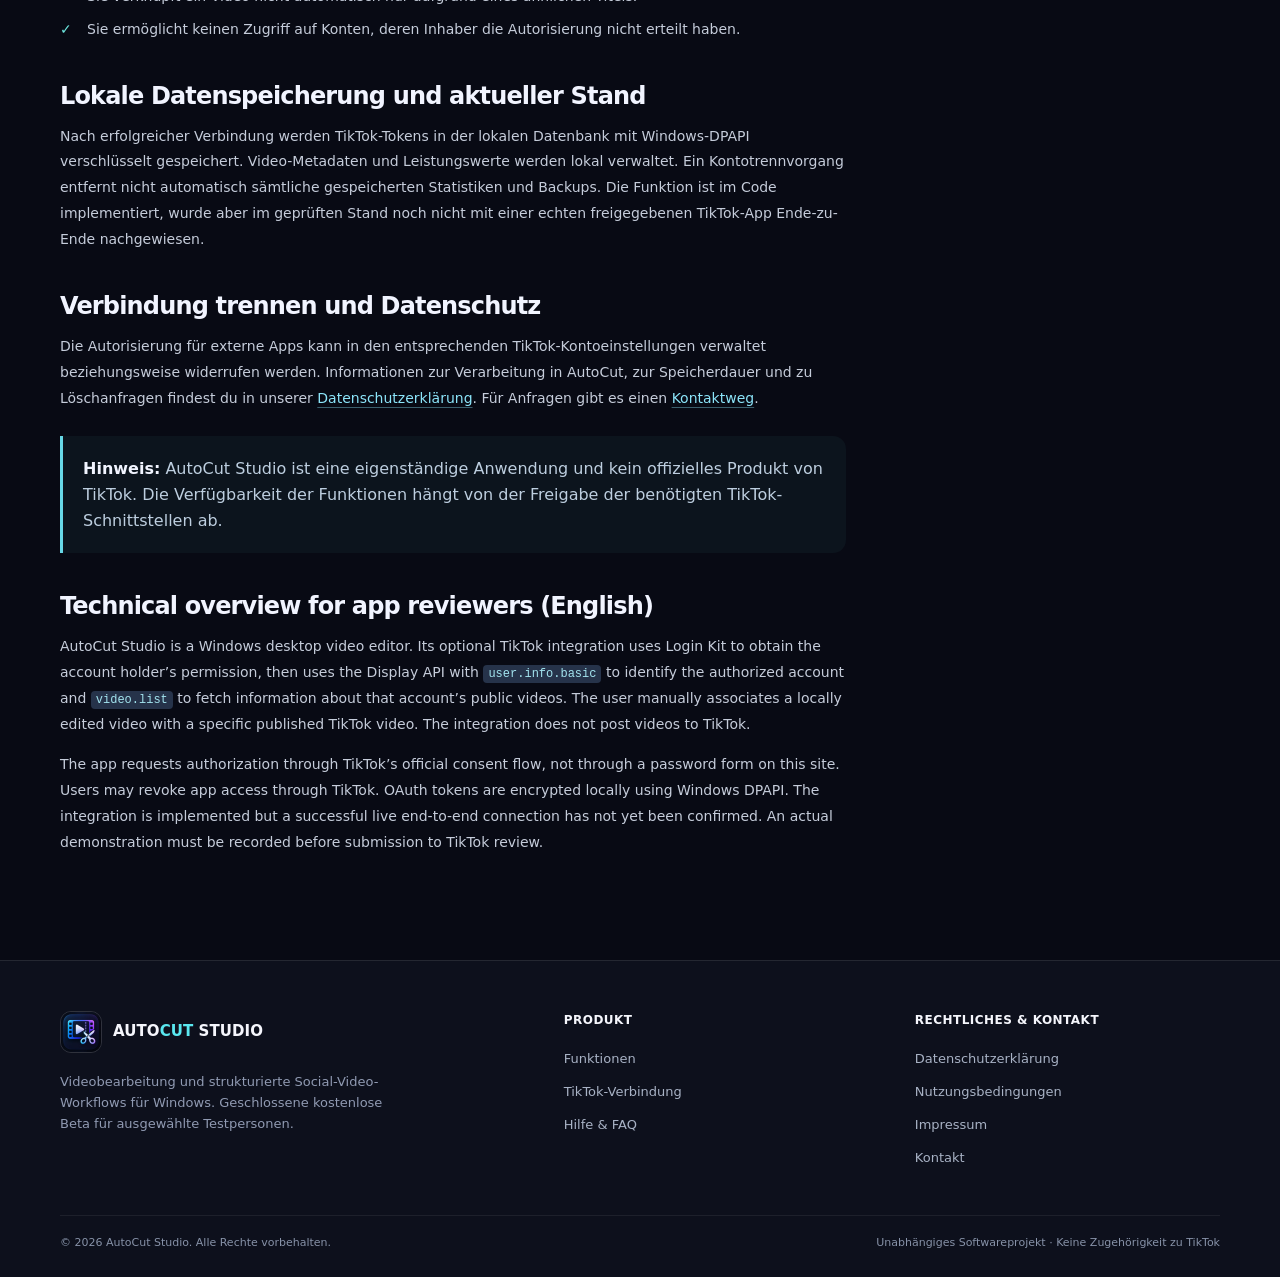
<file: tiktok-integration.html>
<!doctype html>
<html lang="de">
<head>
  <meta charset="utf-8">
  <meta name="viewport" content="width=device-width, initial-scale=1">
  <meta name="color-scheme" content="dark">
  <meta name="theme-color" content="#080a14">
  <meta name="description" content="Wie AutoCut Studio TikTok Login Kit, user.info.basic und video.list verwendet. Ablauf, Berechtigungen und Videozuordnung.">
  <meta name="robots" content="index,follow">
  <title>TikTok-Integration | AutoCut Studio</title>
  <link rel="icon" type="image/png" sizes="64x64" href="assets/img/favicon.png">
  <link rel="stylesheet" href="assets/css/style.css">
  <script src="assets/js/main.js" defer></script>
</head>
<body>
  <a class="skip-link" href="#hauptinhalt">Zum Inhalt springen</a>
  <header class="site-header">
    <div class="shell header-inner">
      <a class="brand" href="index.html" aria-label="AutoCut Studio Startseite"><img src="assets/img/autocut-logo.webp" width="42" height="42" alt="AutoCut Studio Logo"><span>AUTO<span>CUT</span> STUDIO</span></a>
      <nav class="navigation" id="hauptnavigation" data-navigation aria-label="Hauptnavigation">
        <a href="index.html" >Start</a>
        <a href="funktionen.html" >Funktionen</a>
        <a href="tiktok-integration.html" aria-current="page">TikTok-Integration</a>
        <a href="hilfe.html" >Hilfe & FAQ</a>
      </nav>
      <a class="nav-cta" href="hilfe.html#kontakt">Kontakt ↗</a>
      <button class="mobile-toggle" type="button" aria-label="Menü öffnen" aria-controls="hauptnavigation" aria-expanded="false" data-menu-toggle>☰</button>
    </div>
  </header>
  <main id="hauptinhalt"><section class="page-hero"><div class="shell narrow"><div class="kicker">Verbindung / Drittanbieter</div><h1>Die TikTok-Verbindung.<br><em>Einfach erklärt.</em></h1><p>Eine transparente Übersicht darüber, warum AutoCut Studio eine TikTok-Verbindung anbietet, welche Berechtigungen benötigt werden und welche Grenzen diese Integration hat.</p></div></section>
  <section class="page-content"><div class="shell two-column"><div class="prose">
    <h2>Warum TikTok verbinden?</h2><p>Die TikTok-Anbindung befindet sich in der Erprobung; ein erfolgreicher produktiver End-to-End-Test ist noch nicht bestätigt. Nach deiner Zustimmung soll AutoCut Studio Informationen über das verbundene TikTok-Konto und dessen öffentliche Videos abrufen. Damit lässt sich ein lokal bearbeiteter Clip später seiner tatsächlichen TikTok-Veröffentlichung zuordnen. Die Zuordnung wird vom Benutzer bestätigt.</p>
    <h2>So läuft die Verbindung ab</h2><ol><li>Der Benutzer wählt in AutoCut Studio den gewünschten TikTok-Kanal aus.</li><li>AutoCut öffnet die offizielle TikTok-Autorisierung im Browser.</li><li>Der Benutzer meldet sich bei TikTok an und genehmigt die angezeigten Zugriffsrechte.</li><li>TikTok leitet die Bestätigung an die Desktop-Anwendung zurück.</li><li>Der Benutzer wählt später ein lokales Video und die zugehörige veröffentlichte TikTok-Version aus. Alternativ kann eine Video-ID oder ein TikTok-Video-Link verwendet werden.</li><li>AutoCut prüft die Kontozugehörigkeit über die TikTok-Schnittstelle und nutzt den Veröffentlichungszeitpunkt von TikTok.</li></ol>
    <h2>Benötigte Berechtigungen</h2><div class="mini-card-list"><div class="mini-card"><h3><code>user.info.basic</code></h3><p>Berechtigung für grundlegende Kontoinformationen. Der untersuchte Adapter führt bisher keinen gesonderten User-Info-API-Abruf aus; die Kontokennung kann bereits aus der OAuth-Antwort stammen.</p></div><div class="mini-card"><h3><code>video.list</code></h3><p>Lesen der Liste und Metadaten öffentlich veröffentlichter Videos des autorisierten Kontos, um ein bestimmtes Video zuzuordnen.</p></div></div>
    <h2>Was die Integration nicht macht</h2><ul class="check-list"><li>Sie erfordert keine Eingabe deines TikTok-Passworts auf dieser Webseite.</li><li>Sie postet über die Display API keine Videos automatisch auf TikTok.</li><li>Sie verknüpft ein Video nicht automatisch nur aufgrund eines ähnlichen Titels.</li><li>Sie ermöglicht keinen Zugriff auf Konten, deren Inhaber die Autorisierung nicht erteilt haben.</li></ul>
    <h2>Lokale Datenspeicherung und aktueller Stand</h2><p>Nach erfolgreicher Verbindung werden TikTok-Tokens in der lokalen Datenbank mit Windows-DPAPI verschlüsselt gespeichert. Video-Metadaten und Leistungswerte werden lokal verwaltet. Ein Kontotrennvorgang entfernt nicht automatisch sämtliche gespeicherten Statistiken und Backups. Die Funktion ist im Code implementiert, wurde aber im geprüften Stand noch nicht mit einer echten freigegebenen TikTok-App Ende-zu-Ende nachgewiesen.</p>
    <h2>Verbindung trennen und Datenschutz</h2><p>Die Autorisierung für externe Apps kann in den entsprechenden TikTok-Kontoeinstellungen verwaltet beziehungsweise widerrufen werden. Informationen zur Verarbeitung in AutoCut, zur Speicherdauer und zu Löschanfragen findest du in unserer <a href="datenschutz.html">Datenschutzerklärung</a>. Für Anfragen gibt es einen <a href="hilfe.html#kontakt">Kontaktweg</a>.</p>
    <div class="callout"><strong>Hinweis:</strong> AutoCut Studio ist eine eigenständige Anwendung und kein offizielles Produkt von TikTok. Die Verfügbarkeit der Funktionen hängt von der Freigabe der benötigten TikTok-Schnittstellen ab.</div>
    <h2>Technical overview for app reviewers (English)</h2><p>AutoCut Studio is a Windows desktop video editor. Its optional TikTok integration uses Login Kit to obtain the account holder’s permission, then uses the Display API with <code>user.info.basic</code> to identify the authorized account and <code>video.list</code> to fetch information about that account’s public videos. The user manually associates a locally edited video with a specific published TikTok video. The integration does not post videos to TikTok.</p>
    <p>The app requests authorization through TikTok’s official consent flow, not through a password form on this site. Users may revoke app access through TikTok. OAuth tokens are encrypted locally using Windows DPAPI. The integration is implemented but a successful live end-to-end connection has not yet been confirmed. An actual demonstration must be recorded before submission to TikTok review.</p>
  </div><aside class="info-side"><h3>Auf einen Blick</h3><ul><li>Plattform: Windows-Desktop</li><li>Authentifizierung: TikTok Login Kit</li><li>Videos: TikTok Display API</li><li>Scopes: <code>user.info.basic</code>, <code>video.list</code></li><li>Posting: nicht Teil dieser Integration</li></ul><a href="hilfe.html">Einrichtung & Hilfe →</a></aside></div></section>
</main>
  <footer class="footer">
    <div class="shell">
      <div class="footer-grid">
        <div><a class="brand" href="index.html"><img src="assets/img/autocut-logo.webp" alt="" width="42" height="42"><span>AUTO<span>CUT</span> STUDIO</span></a><p class="footer-desc">Videobearbeitung und strukturierte Social-Video-Workflows für Windows. Geschlossene kostenlose Beta für ausgewählte Testpersonen.</p></div>
        <div><div class="footer-title">PRODUKT</div><div class="footer-links"><a href="funktionen.html">Funktionen</a><a href="tiktok-integration.html">TikTok-Verbindung</a><a href="hilfe.html">Hilfe & FAQ</a></div></div>
        <div><div class="footer-title">RECHTLICHES & KONTAKT</div><div class="footer-links"><a href="datenschutz.html">Datenschutzerklärung</a><a href="nutzungsbedingungen.html">Nutzungsbedingungen</a><a href="impressum.html">Impressum</a><a href="hilfe.html#kontakt">Kontakt</a></div></div>
      </div>
      <div class="footer-bottom"><span>© 2026 AutoCut Studio. Alle Rechte vorbehalten.</span><span>Unabhängiges Softwareprojekt · Keine Zugehörigkeit zu TikTok</span></div>
    </div>
  </footer>
</body>
</html>
</file>
<file: assets/css/style.css>
:root{--ink:#f5f6fc;--ink2:#b3b8ca;--muted:#8890aa;--bg:#080a14;--bg2:#0c0e1b;--panel:#101424;--panel2:#161a2d;--edge:#292e44;--cyan:#5ae8f0;--blue:#6180ff;--violet:#a27bff;--radius:22px;--max:1160px}
*,*::before,*::after{box-sizing:border-box}
html{scroll-behavior:smooth;scroll-padding-top:100px}
body{margin:0;color:var(--ink);background:var(--bg);font-family:Inter,ui-sans-serif,system-ui,-apple-system,BlinkMacSystemFont,"Segoe UI",Arial,sans-serif;line-height:1.62;-webkit-font-smoothing:antialiased}
a{color:inherit;text-decoration:none}button{font:inherit}a:focus-visible,button:focus-visible,summary:focus-visible{outline:3px solid var(--cyan);outline-offset:4px}
::selection{background:#5ae8f060;color:white}
.shell{width:min(calc(100% - 48px),var(--max));margin-inline:auto}
.skip-link{position:absolute;z-index:90;top:-75px;left:15px;background:var(--cyan);color:#090b13;padding:12px;border-radius:8px}.skip-link:focus{top:14px}
.site-header{position:sticky;top:0;z-index:50;background:#080a14db;backdrop-filter:blur(20px);border-bottom:1px solid #ffffff14}
.header-inner{min-height:80px;display:flex;align-items:center;justify-content:space-between;gap:22px}
.brand{display:flex;align-items:center;gap:11px;font-size:15px;font-weight:820;letter-spacing:.005em;white-space:nowrap}.brand img{height:42px;width:42px;border:1px solid #ffffff24;border-radius:11px;object-fit:cover}.brand span span{color:var(--cyan)}
.navigation{display:flex;align-items:center;gap:30px}.navigation>a{font-size:13px;font-weight:650;color:var(--ink2);transition:color .2s}.navigation>a:hover,.navigation>a[aria-current=page]{color:#fff}
.nav-cta{font-size:12px;border:1px solid #394660;background:linear-gradient(120deg,#192a41,#221d38);border-radius:11px;padding:10px 16px;font-weight:750;white-space:nowrap}.nav-cta:hover{border-color:#7193bf}
.mobile-toggle{display:none;background:transparent;border:1px solid var(--edge);border-radius:10px;color:#fff;padding:8px 11px;font-size:20px;cursor:pointer}
.bg-grain{position:relative;overflow:hidden}.bg-grain::before{content:"";position:absolute;z-index:0;pointer-events:none;width:720px;height:720px;background:radial-gradient(circle,#3768df33,transparent 66%);top:-380px;right:-270px}.bg-grain::after{content:"";position:absolute;z-index:0;pointer-events:none;width:520px;height:520px;background:radial-gradient(circle,#6d48e61d,transparent 67%);top:200px;left:-310px}
.bg-grain>.shell{position:relative;z-index:1}
.hero{padding:104px 0 86px}.hero-grid{display:grid;grid-template-columns:1.02fr 1fr;gap:48px;align-items:center}.eyebrow{display:inline-flex;align-items:center;gap:8px;text-transform:uppercase;letter-spacing:.15em;color:#abbbd4;font-size:11px;font-weight:800}.eyebrow:before{content:"";width:8px;height:8px;background:var(--cyan);box-shadow:0 0 15px var(--cyan);border-radius:100%}
h1,h2,h3,p{margin-top:0}h1{font-size:clamp(3.4rem,6vw,5.8rem);line-height:1.035;letter-spacing:-.067em;font-weight:840;margin:25px 0 24px}h1 em,h2 em{font-style:normal;background:linear-gradient(112deg,#65e6f0,#8e8eff 62%,#bc82ed);color:transparent;background-clip:text;-webkit-background-clip:text}
.lead{font-size:17px;color:var(--ink2);max-width:560px;line-height:1.85;margin-bottom:30px}.actions{display:flex;flex-wrap:wrap;align-items:center;gap:12px}
.btn{display:inline-flex;align-items:center;justify-content:center;gap:10px;border-radius:12px;padding:14px 19px;font-weight:770;font-size:13px;transition:transform .15s,box-shadow .15s}.btn:hover{transform:translateY(-2px)}.btn-primary{background:linear-gradient(104deg,var(--cyan),#96abff);color:#070c16;box-shadow:0 8px 35px #5ae8f025}.btn-soft{border:1px solid #34384f;background:#ffffff08;color:#e2e7ff}
.hero-note{display:flex;gap:18px;flex-wrap:wrap;color:#9ca5b9;font-size:11px;margin-top:24px;font-weight:600}.hero-note span::before{content:"✓";color:var(--cyan);margin-right:7px}
.mockup{position:relative}.halo{position:absolute;inset:10px -15px;background:linear-gradient(140deg,#44e8fc44,#a75cff40);filter:blur(64px);border-radius:50%;pointer-events:none}.workspace{position:relative;isolation:isolate;border:1px solid #4e5777;border-radius:20px;background:linear-gradient(150deg,#171a30,#0a0d19 70%);box-shadow:0 32px 90px #0009,0 0 0 8px #ffffff05;overflow:hidden;transform:perspective(1200px) rotateY(-5deg) rotateX(3deg)}.window-chrome{border-bottom:1px solid #ffffff14;display:flex;justify-content:space-between;align-items:center;padding:12px 15px;color:#a8b3cb;font-size:11px}.dots{display:flex;gap:5px}.dots i{display:block;width:7px;height:7px;background:#46506a;border-radius:50%}.dots i:first-child{background:#ff7474}.dots i:nth-child(2){background:#f6bb5b}.dots i:nth-child(3){background:#78d79c}.status-pill{padding:3px 10px;border-radius:50px;background:#6cf8e20d;border:1px solid #69eee13d;color:#8af5e6;font-weight:750;font-size:9px}.editor{display:grid;grid-template-columns:54px 1fr}.editor-rail{border-right:1px solid #ffffff0e;display:flex;flex-direction:column;align-items:center;gap:18px;padding:20px 7px}.rail-icon{width:25px;height:25px;border:1px solid #ffffff1c;border-radius:8px;display:grid;place-items:center;font-size:11px;color:#99accb}.rail-icon.active{background:#59d9fb27;color:#a1f4ff;border-color:#59d9fb67}.editor-main{padding:18px}.editor-top{display:flex;justify-content:space-between;color:#c5c9dd;font-size:10px;font-weight:740;margin-bottom:13px}.editor-top small{color:#74839f;font-size:10px}.player{height:245px;border-radius:10px;border:1px solid #ffffff16;background:radial-gradient(ellipse at 35% 30%,#335d8799 0,#182445 38%,#0f122b 83%);display:flex;align-items:center;justify-content:center;position:relative;overflow:hidden}.player::before{content:"";position:absolute;width:320px;height:200px;border:1px solid #6988cc24;border-radius:35%;transform:rotate(-20deg);box-shadow:0 0 90px #4b8fff40}.player::after{content:"";position:absolute;inset:0;background:linear-gradient(100deg,transparent 5%,#ffffff04 36%,transparent 66%)}.play-orb{width:68px;height:68px;border-radius:50%;background:linear-gradient(135deg,#8bfff1,#a38aff);box-shadow:0 0 55px #52cfff6b;display:grid;place-items:center;z-index:1;color:#080a1a;font-size:23px;padding-left:4px}.player-badge{position:absolute;bottom:12px;left:15px;z-index:2;font-size:9px;letter-spacing:.05em;font-weight:800;background:#060c20b8;border:1px solid #ffffff24;border-radius:7px;padding:5px 9px}.player-time{position:absolute;bottom:14px;right:15px;z-index:2;color:#c8d7ee;font-size:9px}.timeline{padding:18px 2px 7px}.timeline-head{display:flex;align-items:center;justify-content:space-between;margin-bottom:13px;color:#a2b2ca;font-size:10px}.time-ruler{display:grid;grid-template-columns:repeat(5,1fr);gap:5px;color:#68738f;font-size:8px;margin-bottom:8px}.tracks{display:flex;flex-direction:column;gap:6px}.track{border-radius:5px;height:23px;position:relative;overflow:hidden}.track:after{content:"";position:absolute;left:44%;top:0;bottom:0;border-left:2px solid #f6f6ff}.track.video{background:repeating-linear-gradient(90deg,#305c97 0 42px,#244c88 42px 46px)}.track.voice{background:linear-gradient(90deg,#563c9c,#9361e7)}.track.branding{width:72%;background:linear-gradient(90deg,#22757f,#36abb0)}.track span{color:#f5faff;font-size:9px;font-weight:750;display:block;padding:4px 10px;position:relative;z-index:1}.mock-caption{margin-top:15px;text-align:center;color:#7b879e;font-size:11px}
.section{padding:88px 0}.section-sep{border-top:1px solid #ffffff0f}.section-top{max-width:720px;margin-bottom:38px}.kicker{font-size:11px;color:#7adfe4;letter-spacing:.15em;font-weight:820;text-transform:uppercase;margin-bottom:13px}.section h2,.page-hero h1{font-size:clamp(2.2rem,4.2vw,3.6rem);font-weight:835;letter-spacing:-.055em;line-height:1.13;margin:0 0 18px}.section-top p,.page-hero p{color:var(--ink2);font-size:16px;line-height:1.8}
.features-grid{display:grid;grid-template-columns:repeat(3,1fr);gap:16px}.feature-card{min-height:245px;padding:27px;border:1px solid #ffffff15;background:linear-gradient(150deg,#171a2c,#101321 75%);border-radius:var(--radius);transition:border-color .2s,transform .2s}.feature-card:hover{transform:translateY(-4px);border-color:#7a90da6e}.feature-icon{width:46px;height:46px;border:1px solid #83a8fe40;background:#6179f312;color:#9ac5ff;border-radius:14px;display:grid;place-items:center;font-weight:820;font-size:19px;margin-bottom:21px}.feature-card:nth-child(3n+2) .feature-icon{border-color:#69d9df52;color:var(--cyan);background:#59e8f015}.feature-card:nth-child(3n+3) .feature-icon{border-color:#ad87fc52;color:#c3a5ff;background:#9c74fc15}.feature-card h3{font-size:18px;letter-spacing:-.02em;margin-bottom:10px}.feature-card p{font-size:13px;color:var(--ink2);line-height:1.7;margin:0}
.steps{display:grid;grid-template-columns:repeat(4,1fr);gap:16px}.step{position:relative;padding:24px 18px;border-top:1px solid #59617e}.step-number{font-size:12px;font-weight:800;color:var(--cyan);letter-spacing:.08em;display:block;margin-bottom:14px}.step h3{font-size:16px;margin-bottom:7px}.step p{font-size:13px;color:#abb3c7;margin-bottom:0}
.highlight-panel{position:relative;overflow:hidden;border:1px solid #49426e;border-radius:28px;background:linear-gradient(120deg,#181a33,#14162a 42%,#221b3a);padding:50px;display:grid;grid-template-columns:1.3fr .7fr;align-items:center;gap:35px}.highlight-panel::before{content:"";pointer-events:none;position:absolute;width:360px;height:360px;right:-120px;top:-130px;background:radial-gradient(circle,#b277ff3d,transparent 70%)}.highlight-panel h2{font-size:clamp(2rem,3.5vw,3.2rem)}.highlight-panel p{max-width:575px;color:#c4c8de}.highlight-panel .btn{margin-top:5px}.connection-card{position:relative;z-index:2;border:1px solid #a3a6e947;border-radius:20px;background:#090d1d9c;padding:25px;box-shadow:0 16px 52px #0007}.connection-top{display:flex;gap:12px;align-items:center;font-weight:750;font-size:14px}.connection-top img{width:39px;height:39px;border-radius:10px}.integration-list{border-top:1px solid #ffffff1b;margin-top:16px;padding-top:14px;display:flex;flex-direction:column;gap:10px;color:#abb9d4;font-size:12px}.connection-check{color:#8cf2e2;font-weight:900;margin-right:8px}.disclaimer{font-size:11px;color:#9a9db5;margin-top:14px}
.faq-stack{display:grid;gap:12px;max-width:900px}.faq-stack details{background:#111522;border:1px solid #30374b;border-radius:14px;padding:19px 22px}.faq-stack summary{cursor:pointer;font-size:15px;font-weight:750;list-style:none;display:flex;justify-content:space-between;align-items:center;gap:20px}.faq-stack summary::-webkit-details-marker{display:none}.faq-stack summary:after{content:"+";font-size:24px;color:#95dcec;font-weight:400}.faq-stack details[open] summary:after{content:"−"}.faq-stack details p{color:#b6bed1;font-size:14px;margin:14px 0 0}.faq-stack details a,.prose a{color:#8ce5fa;text-decoration:underline;text-decoration-color:#8ce5fa63;text-underline-offset:4px}
.page-hero{padding:100px 0 54px;background:radial-gradient(ellipse at 90% 0%,#3e35752a,transparent 52%);border-bottom:1px solid #ffffff0c}.page-hero .narrow{max-width:760px}.page-hero h1{margin:14px 0 22px}.page-hero p{margin-bottom:0;max-width:720px}.page-content{padding:55px 0 90px}.two-column{display:grid;grid-template-columns:1.55fr .65fr;gap:45px;align-items:start}.prose{max-width:840px;color:#cad0df}.prose h2{font-size:24px;letter-spacing:-.035em;line-height:1.25;color:#f1f4ff;margin-top:38px;margin-bottom:13px}.prose h3{font-size:17px;color:#f4f7ff;margin-top:25px}.prose p,.prose li{font-size:14px;line-height:1.85;color:#c5ccda}.prose ul,.prose ol{padding-left:22px}.prose li{margin-bottom:7px}.prose strong{color:#f1f4ff}.prose address{font-style:normal;line-height:1.9}.prose code{background:#26334a;border-radius:4px;padding:2px 5px;color:#a3e4ef;font-size:12px}.prose hr{border:0;border-top:1px solid #30354b;margin:32px 0}.prose p:first-child{margin-top:0}.info-side{position:sticky;top:110px;border:1px solid #343955;background:#141827;border-radius:18px;padding:23px;color:#aab6c9;font-size:12px}.info-side h3{color:#fff;margin-top:0;font-size:15px}.info-side ul{padding-left:17px}.info-side li{margin-bottom:10px}.info-side a{color:#87e2f3;text-decoration:underline}.legal-warning{border:1px solid #9c7047;background:#9d683416;border-radius:13px;color:#ffdfaa;padding:17px 19px;margin-bottom:30px;font-size:13px}.legal-warning strong{color:#ffcf89}.placeholder{color:#ffd493;background:#91612e2b;border:1px dashed #9d754a;border-radius:5px;padding:2px 5px;overflow-wrap:anywhere}.callout{border-left:3px solid #67d7e6;background:#63dae60b;border-radius:0 13px 13px 0;padding:20px;margin:24px 0;color:#bdcedf}.mini-card-list{display:grid;gap:14px;margin-top:24px}.mini-card{border:1px solid #2f3449;border-radius:17px;padding:22px 24px;background:#131827}.mini-card h3{margin:0 0 7px;font-size:17px}.mini-card p{font-size:14px;color:#bac3d5;margin:0}
.footer{border-top:1px solid #ffffff18;background:#0d101c;padding:50px 0 25px}.footer-grid{display:grid;grid-template-columns:1.5fr 1fr 1fr;gap:46px}.footer-desc{color:#909ab2;font-size:13px;max-width:330px;margin-top:18px}.footer-title{font-weight:800;letter-spacing:.04em;font-size:12px;margin:0 0 18px}.footer-links{display:flex;flex-direction:column;gap:12px}.footer-links a{font-size:13px;color:#a8b2c5}.footer-links a:hover{color:white}.footer-bottom{margin-top:47px;padding-top:18px;border-top:1px solid #ffffff11;color:#8792a8;font-size:11px;display:flex;gap:10px;align-items:center;justify-content:space-between}.small-note{font-size:11px;color:#7f8ba5}.check-list{list-style:none!important;padding:0!important}.check-list li{padding-left:27px;position:relative}.check-list li:before{content:"✓";position:absolute;left:0;color:#6de7df}
@media(max-width:1050px){.hero-grid{gap:22px}h1{font-size:clamp(3.2rem,6vw,5.1rem)}.workspace{transform:none}.highlight-panel{grid-template-columns:1fr .9fr;padding:36px}.features-grid{grid-template-columns:repeat(2,1fr)}}
@media(max-width:780px){.header-inner{min-height:72px}.shell{width:min(calc(100% - 34px),var(--max))}.nav-cta{margin-left:auto}.mobile-toggle{display:inline-flex}.navigation{display:none;position:absolute;left:0;right:0;top:72px;padding:22px 24px 26px;background:#0b0e1d;box-shadow:0 22px 35px #0009;border-bottom:1px solid var(--edge);flex-direction:column;align-items:stretch;gap:19px}.navigation.open{display:flex}.navigation a{font-size:15px}.hero{padding:70px 0}.hero-grid,.highlight-panel,.two-column{grid-template-columns:1fr}.hero h1{max-width:650px}.hero-copy{max-width:720px}.mockup{max-width:680px;margin:auto}.features-grid{grid-template-columns:repeat(2,1fr)}.steps{grid-template-columns:repeat(2,1fr)}.highlight-panel{padding:30px}.connection-card{max-width:390px}.info-side{position:static}.footer-grid{grid-template-columns:1fr 1fr}.footer-grid>div:first-child{grid-column:span 2}.section{padding:66px 0}.page-hero{padding:64px 0 42px}}
@media(max-width:520px){h1{font-size:clamp(2.9rem,11.5vw,4rem)}.lead{font-size:15px}.header-inner{gap:9px}.brand{font-size:13px}.brand img{width:37px;height:37px}.nav-cta{font-size:10px;padding:9px 10px}.features-grid,.steps{grid-template-columns:1fr}.step{padding:17px 7px}.feature-card{min-height:unset}.player{height:190px}.editor{grid-template-columns:39px 1fr}.editor-main{padding:12px}.editor-rail{gap:9px;padding:12px 4px}.rail-icon{height:22px;width:22px}.workspace{border-radius:15px}.window-chrome{padding:8px}.highlight-panel{padding:25px 20px}.footer-grid{grid-template-columns:1fr 1fr;gap:25px}.footer-bottom{align-items:flex-start;flex-direction:column}.site-header{backdrop-filter:blur(16px)}}
@media(prefers-reduced-motion:reduce){html{scroll-behavior:auto}*,*:before,*:after{transition-duration:.01ms!important;animation-duration:.01ms!important}}
</file>
